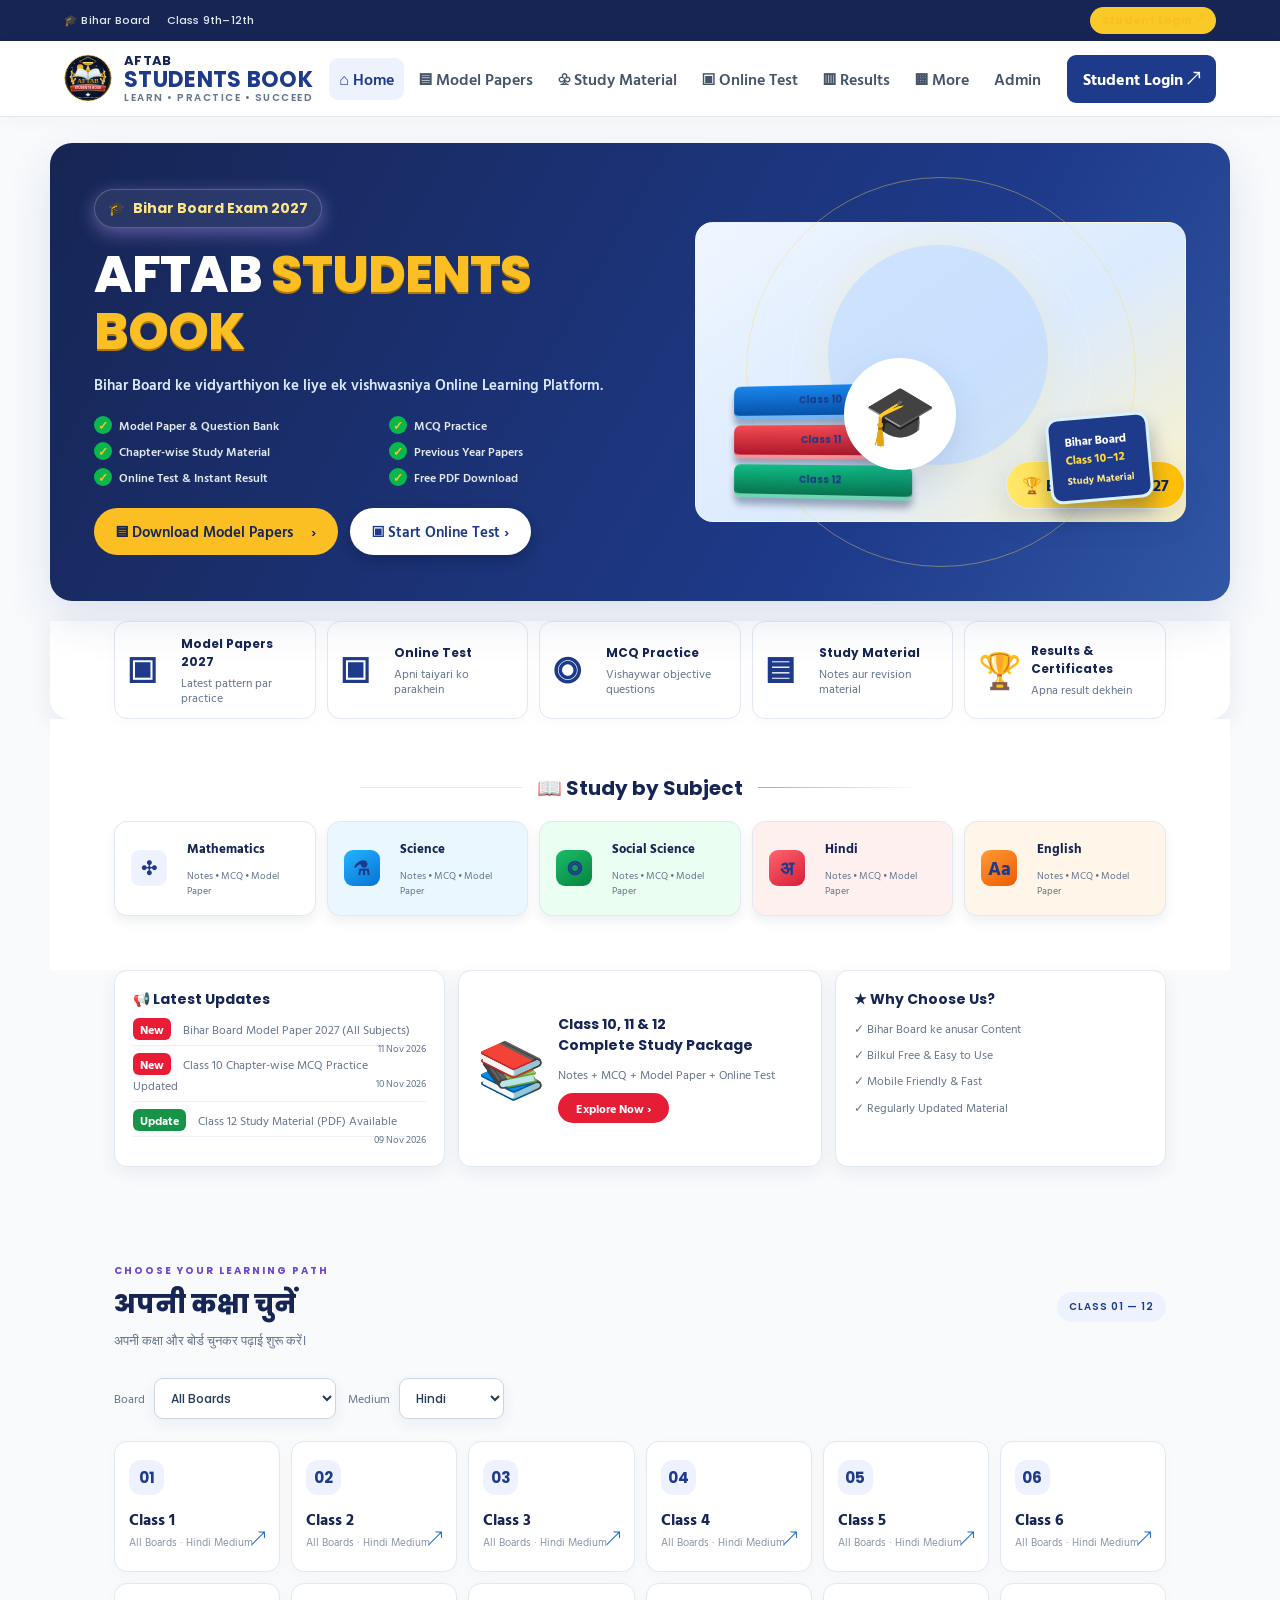
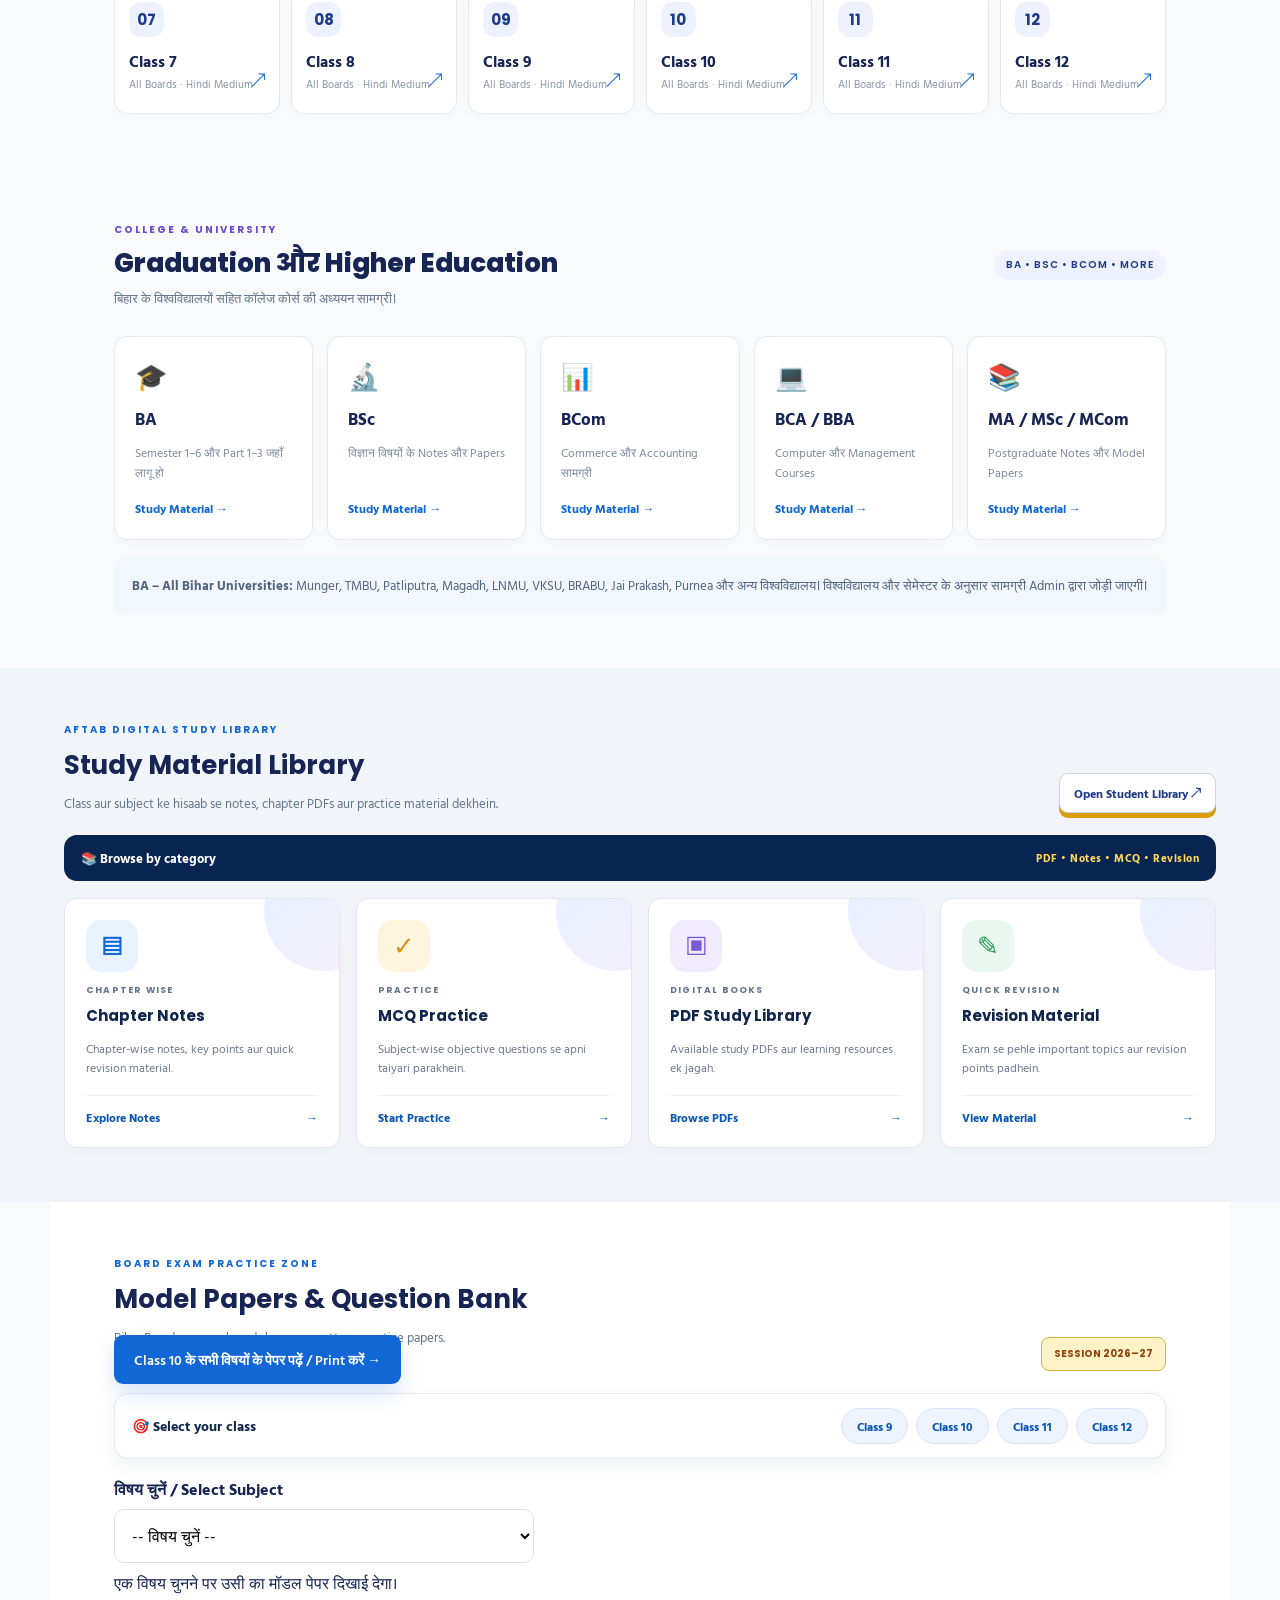
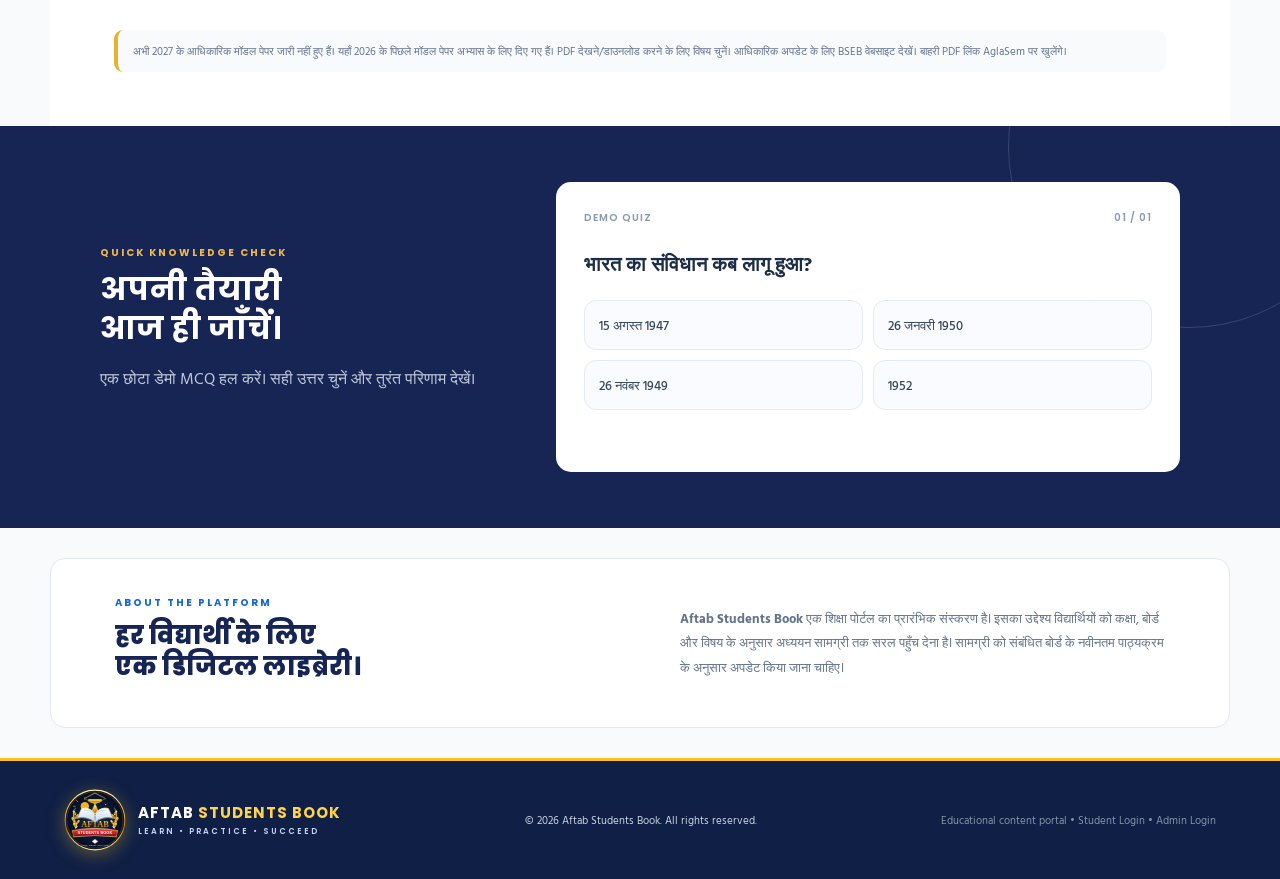
<file: index.html>
<!doctype html>
<html lang="hi">
<head>
<meta charset="utf-8"><meta name="viewport" content="width=device-width,initial-scale=1">
<meta name="description" content="Aftab Students Book - All classes, boards, notes, MCQ tests and model papers.">
<title>Aftab Students Book | Learn. Practice. Succeed.</title>
<link rel="preconnect" href="https://fonts.googleapis.com">
<link href="https://fonts.googleapis.com/css2?family=Hind+Vadodara:wght@400;500;600;700&family=Poppins:wght@400;500;600;700;800&display=swap" rel="stylesheet">
<link rel="stylesheet" href="style.css?v=professional20261124">
</head>
<body>
<div class="announcement-bar"><span>🎓 Bihar Board</span><span>Class 9th–12th</span><span>Model Paper</span><span>Online Test</span><span>Free Study Material</span><span class="today-label">📅 Today: 11 Nov 2026</span><span>☀️ Dark Mode</span><a href="student.html">Student Login ↗</a></div>
<header class="topbar">
  <a class="brand" href="#"><img class="brand-logo" src="assets/aftab-students-book-logo.svg" alt="Aftab Students Book logo"><span>AFTAB <b>STUDENTS BOOK</b><small>LEARN • PRACTICE • SUCCEED</small></span></a>
  <button class="menu-btn" id="menuBtn" aria-label="Open menu">☰</button>
  <nav id="nav"><a class="active" href="#">⌂ Home</a><a href="#model-papers">▤ Model Papers</a><a href="#resources">♧ Study Material</a><a href="#test">▣ Online Test</a><a href="student.html#studentDashboard">▥ Results</a><a href="#degree">▦ More</a><a href="admin.html">Admin</a></nav>
  <a class="nav-cta" href="student.html">Student Login ↗</a>
</header>
<main>
<section class="hero">
 <div class="hero-copy">
  <div class="eyebrow hero-badge"><span>🎓</span> Bihar Board Exam 2027</div>
  <h1>AFTAB <em>STUDENTS BOOK</em></h1>
  <p>Bihar Board ke vidyarthiyon ke liye ek vishwasniya Online Learning Platform.</p><ul class="hero-checks"><li>Model Paper & Question Bank</li><li>MCQ Practice</li><li>Chapter-wise Study Material</li><li>Previous Year Papers</li><li>Online Test & Instant Result</li><li>Free PDF Download</li></ul>
  <div class="hero-actions"><a class="btn primary" href="#classes">▤ Download Model Papers <span>›</span></a><a class="btn light" href="#test">▣ Start Online Test <span>›</span></a></div>
  <div class="hero-meta"><div><b>Class 9–12</b><small>Bihar Board</small></div><div><b>MCQ</b><small>Practice Tests</small></div><div><b>FREE</b><small>Study Material</small></div></div>
 </div>
 <div class="hero-art">
  <div class="orbit orbit-one"></div><div class="orbit orbit-two"></div>
  <div class="hero-student-art"><div class="student-halo"></div><div class="student-avatar">🎓</div><div class="student-book">Bihar Board<br><b>Class 10–12</b><small>Study Material</small></div><div class="hero-books"><div>Class 10</div><div>Class 11</div><div>Class 12</div></div></div>
  <div class="floating-note note-one">🏆 Board Exam 2027</div><div class="floating-note note-two">✓ Behtar taiyari yahin se karein</div>
 </div>
</section>
<section class="quick-feature-grid" aria-label="Learning features"><a class="quick-feature qf-pink" href="#resources"><span>▣</span><b>Model Papers 2027</b><small>Latest pattern par practice</small></a><a class="quick-feature qf-blue" href="#test"><span>▣</span><b>Online Test</b><small>Apni taiyari ko parakhein</small></a><a class="quick-feature qf-purple" href="#test"><span>◎</span><b>MCQ Practice</b><small>Vishaywar objective questions</small></a><a class="quick-feature qf-green" href="#resources"><span>▤</span><b>Study Material</b><small>Notes aur revision material</small></a><a class="quick-feature qf-orange" href="student.html"><span>🏆</span><b>Results & Certificates</b><small>Apna result dekhein</small></a></section>
<section class="subject-showcase"><div class="subject-heading"><span></span><h2>📖 Study by Subject</h2><span></span></div><div class="subject-cards"><a href="#classes" class="subject-card maths"><b>✣</b><strong>Mathematics</strong><small>Notes • MCQ • Model Paper</small></a><a href="#classes" class="subject-card science"><b>⚗</b><strong>Science</strong><small>Notes • MCQ • Model Paper</small></a><a href="#classes" class="subject-card social"><b>◎</b><strong>Social Science</strong><small>Notes • MCQ • Model Paper</small></a><a href="#classes" class="subject-card hindi"><b>अ</b><strong>Hindi</strong><small>Notes • MCQ • Model Paper</small></a><a href="#classes" class="subject-card english"><b>Aa</b><strong>English</strong><small>Notes • MCQ • Model Paper</small></a></div></section>
<section class="stats-ribbon"><div>👥 <b>10,000+</b><small>Students Connected</small></div><div>📄 <b>500+</b><small>Model Papers</small></div><div>▣ <b>1,000+</b><small>Online Tests</small></div><div>▥ <b>95%</b><small>Student Satisfaction</small></div><div>🏆 <b>Top Result</b><small>Board Exam</small></div></section>
<section class="home-lower"><div class="latest-updates"><h2>📢 Latest Updates</h2><p><b>New</b> Bihar Board Model Paper 2027 (All Subjects) <small>11 Nov 2026</small></p><p><b>New</b> Class 10 Chapter-wise MCQ Practice Updated <small>10 Nov 2026</small></p><p><b>Update</b> Class 12 Study Material (PDF) Available <small>09 Nov 2026</small></p></div><div class="study-package"><div class="package-books">📚</div><div><h2>Class 10, 11 & 12<br>Complete Study Package</h2><p>Notes + MCQ + Model Paper + Online Test</p><a href="#classes">Explore Now ›</a></div></div><div class="why-us"><h2>★ Why Choose Us?</h2><p>✓ Bihar Board ke anusar Content</p><p>✓ Bilkul Free & Easy to Use</p><p>✓ Mobile Friendly & Fast</p><p>✓ Regularly Updated Material</p></div></section>
<section class="section" id="classes">
 <div class="section-head"><div><div class="eyebrow">CHOOSE YOUR LEARNING PATH</div><h2>अपनी कक्षा चुनें</h2><p>अपनी कक्षा और बोर्ड चुनकर पढ़ाई शुरू करें।</p></div><span class="section-count">CLASS 01 — 12</span></div>
 <div class="filters">
  <label>Board <select id="boardFilter"><option value="All">All Boards</option><option>Bihar Board</option><option>CBSE Board</option><option>ICSE Board</option><option>Other State Boards</option></select></label>
  <label>Medium <select id="mediumFilter"><option>Hindi</option><option>English</option><option>Both</option></select></label>
 </div>
 <div class="class-grid" id="classGrid"></div>
</section>
<section class="section degree-section" id="degree">
 <div class="section-head"><div><div class="eyebrow">COLLEGE & UNIVERSITY</div><h2>Graduation और Higher Education</h2><p>बिहार के विश्वविद्यालयों सहित कॉलेज कोर्स की अध्ययन सामग्री।</p></div><span class="section-count">BA • BSC • BCOM • MORE</span></div>
 <div class="degree-grid">
  <article class="degree-card"><span>🎓</span><h3>BA</h3><p>Semester 1–6 और Part 1–3 जहाँ लागू हो</p><a href="student.html">Study Material →</a></article>
  <article class="degree-card"><span>🔬</span><h3>BSc</h3><p>विज्ञान विषयों के Notes और Papers</p><a href="student.html">Study Material →</a></article>
  <article class="degree-card"><span>📊</span><h3>BCom</h3><p>Commerce और Accounting सामग्री</p><a href="student.html">Study Material →</a></article>
  <article class="degree-card"><span>💻</span><h3>BCA / BBA</h3><p>Computer और Management Courses</p><a href="student.html">Study Material →</a></article>
  <article class="degree-card"><span>📚</span><h3>MA / MSc / MCom</h3><p>Postgraduate Notes और Model Papers</p><a href="student.html">Study Material →</a></article>
 </div>
 <div class="university-note"><b>BA – All Bihar Universities:</b> Munger, TMBU, Patliputra, Magadh, LNMU, VKSU, BRABU, Jai Prakash, Purnea और अन्य विश्वविद्यालय। विश्वविद्यालय और सेमेस्टर के अनुसार सामग्री Admin द्वारा जोड़ी जाएगी।</div>
</section>

<section class="section resource-section" id="resources">
 <div class="library-heading"><div><div class="eyebrow">AFTAB DIGITAL STUDY LIBRARY</div><h2>Study Material Library</h2><p>Class aur subject ke hisaab se notes, chapter PDFs aur practice material dekhein.</p></div><a class="library-view-all" href="student.html">Open Student Library ↗</a></div>
 <div class="library-toolbar"><span>📚 Browse by category</span><span>PDF • Notes • MCQ • Revision</span></div>
 <div class="resource-grid hybrid-resource-grid">
  <article class="resource-card hybrid-card"><div class="resource-icon blue">▤</div><div class="hybrid-card-tag">CHAPTER WISE</div><h3>Chapter Notes</h3><p>Chapter-wise notes, key points aur quick revision material.</p><a href="student.html">Explore Notes <b>→</b></a></article>
  <article class="resource-card hybrid-card"><div class="resource-icon gold">✓</div><div class="hybrid-card-tag">PRACTICE</div><h3>MCQ Practice</h3><p>Subject-wise objective questions se apni taiyari parakhein.</p><a href="#test">Start Practice <b>→</b></a></article>
  <article class="resource-card hybrid-card"><div class="resource-icon purple">▣</div><div class="hybrid-card-tag">DIGITAL BOOKS</div><h3>PDF Study Library</h3><p>Available study PDFs aur learning resources ek jagah.</p><a href="student.html">Browse PDFs <b>→</b></a></article>
  <article class="resource-card hybrid-card"><div class="resource-icon green">✎</div><div class="hybrid-card-tag">QUICK REVISION</div><h3>Revision Material</h3><p>Exam se pehle important topics aur revision points padhein.</p><a href="student.html">View Material <b>→</b></a></article>
 </div>
</section>
<section class="section model-paper-section" id="model-papers">
 <div class="library-heading"><div><div class="eyebrow">BOARD EXAM PRACTICE ZONE</div><h2>Model Papers & Question Bank</h2><p>Bihar Board aur anya boards ke exam-pattern practice papers.</p><a class="btn primary" href="student.html?board=Bihar%20Board&amp;class_level=Class%2010">Class 10 के सभी विषयों के पेपर पढ़ें / Print करें →</a></div><span class="paper-year">SESSION 2026–27</span></div>
 <div class="paper-filter-row"><span>🎯 Select your class</span><div class="paper-class-pills"><a href="student.html?class_level=Class%209">Class 9</a><a href="student.html?class_level=Class%2010">Class 10</a><a href="student.html?class_level=Class%2011">Class 11</a><a href="student.html?class_level=Class%2012">Class 12</a></div></div>
 <div class="paper-subject-picker" style="margin:18px 0;max-width:420px">
  <label for="modelPaperSubject" style="display:block;font-weight:700;margin-bottom:8px">विषय चुनें / Select Subject</label>
  <select id="modelPaperSubject" style="width:100%;padding:13px;border:1px solid #d7deea;border-radius:10px;background:#fff;font:inherit">
   <option value="">-- विषय चुनें --</option>
   <option value="hindi">हिंदी</option><option value="english">अंग्रेज़ी</option><option value="maths">गणित</option><option value="science">विज्ञान</option><option value="social">सामाजिक विज्ञान</option><option value="urdu">उर्दू</option>
  </select>
  <p id="modelPaperHint" class="muted" style="margin:8px 0 0">एक विषय चुनने पर उसी का मॉडल पेपर दिखाई देगा।</p>
 </div>
 <div class="paper-grid">
  <article data-paper-subject="hindi" class="paper-card paper-blue"><div class="paper-top"><span>📘 SUBJECT 101</span><b>2026 PAPER</b></div><div class="paper-illustration">अ</div><h3>Hindi / हिंदी</h3><p>बिहार बोर्ड मैट्रिक हिंदी मॉडल पेपर 2026।</p><a href="https://hindi.aglasem.com/bihar-board-model-paper-class-10-hindi/" target="_blank" rel="noopener">पेपर देखें / PDF <b>→</b></a></article>
  <article data-paper-subject="english" class="paper-card paper-violet"><div class="paper-top"><span>📗 SUBJECT 113</span><b>2026 PAPER</b></div><div class="paper-illustration">Aa</div><h3>English / अंग्रेज़ी</h3><p>बिहार बोर्ड मैट्रिक अंग्रेज़ी मॉडल पेपर 2026।</p><a href="https://hindi.aglasem.com/bihar-board-model-paper-class-10-english/" target="_blank" rel="noopener">पेपर देखें / PDF <b>→</b></a></article>
  <article data-paper-subject="maths" class="paper-card paper-gold"><div class="paper-top"><span>📐 SUBJECT 110</span><b>2026 PAPER</b></div><div class="paper-illustration">∑</div><h3>Mathematics / गणित</h3><p>बिहार बोर्ड मैट्रिक गणित मॉडल पेपर 2026।</p><a href="https://hindi.aglasem.com/bihar-board-model-paper-class-10-maths/" target="_blank" rel="noopener">पेपर देखें / PDF <b>→</b></a></article>
  <article data-paper-subject="science" class="paper-card paper-blue"><div class="paper-top"><span>🧪 SUBJECT 112</span><b>2026 PAPER</b></div><div class="paper-illustration">⚗</div><h3>Science / विज्ञान</h3><p>बिहार बोर्ड मैट्रिक विज्ञान मॉडल पेपर 2026।</p><a href="https://hindi.aglasem.com/bihar-board-model-paper-class-10-science/" target="_blank" rel="noopener">पेपर देखें / PDF <b>→</b></a></article>
  <article data-paper-subject="social" class="paper-card paper-violet"><div class="paper-top"><span>🌍 SUBJECT 111</span><b>2026 PAPER</b></div><div class="paper-illustration">🌏</div><h3>Social Science / सामाजिक विज्ञान</h3><p>बिहार बोर्ड मैट्रिक सामाजिक विज्ञान मॉडल पेपर 2026।</p><a href="https://hindi.aglasem.com/bihar-board-model-paper-class-10-social-science/" target="_blank" rel="noopener">पेपर देखें / PDF <b>→</b></a></article>
  <article data-paper-subject="urdu" class="paper-card paper-gold"><div class="paper-top"><span>📙 SUBJECT 103</span><b>2026 PAPER</b></div><div class="paper-illustration">اردو</div><h3>Urdu / उर्दू</h3><p>बिहार बोर्ड मैट्रिक उर्दू मॉडल पेपर 2026।</p><a href="https://hindi.aglasem.com/bihar-board-model-paper-class-10-urdu/" target="_blank" rel="noopener">पेपर देखें / PDF <b>→</b></a></article>
 </div>
 <script>
 (function(){
  const picker=document.getElementById('modelPaperSubject');
  const cards=document.querySelectorAll('#model-papers [data-paper-subject]');
  const hint=document.getElementById('modelPaperHint');
  if(!picker)return;
  cards.forEach(card=>card.hidden=true);
  picker.addEventListener('change',function(){
   const chosen=this.value;
   cards.forEach(card=>{card.hidden=!chosen||card.dataset.paperSubject!==chosen;});
   hint.textContent=chosen?'आपका चुना हुआ विषय दिखाया जा रहा है।':'एक विषय चुनने पर उसी का मॉडल पेपर दिखाई देगा।';
  });
 })();
 </script>
 <div class="paper-disclaimer">अभी 2027 के आधिकारिक मॉडल पेपर जारी नहीं हुए हैं। यहाँ 2026 के पिछले मॉडल पेपर अभ्यास के लिए दिए गए हैं। PDF देखने/डाउनलोड करने के लिए विषय चुनें। आधिकारिक अपडेट के लिए <a href="https://biharboardonline.com/" target="_blank" rel="noopener">BSEB वेबसाइट</a> देखें। बाहरी PDF लिंक AglaSem पर खुलेंगे।</div>
</section>
<section class="test-section" id="test">
 <div class="test-copy"><div class="eyebrow">QUICK KNOWLEDGE CHECK</div><h2>अपनी तैयारी<br>आज ही जाँचें।</h2><p>एक छोटा डेमो MCQ हल करें। सही उत्तर चुनें और तुरंत परिणाम देखें।</p></div>
 <div class="quiz-card"><div class="quiz-top"><span>DEMO QUIZ</span><span>01 / 01</span></div><h3>भारत का संविधान कब लागू हुआ?</h3><div class="options" id="options"><button data-answer="1947">15 अगस्त 1947</button><button data-answer="1950">26 जनवरी 1950</button><button data-answer="1949">26 नवंबर 1949</button><button data-answer="1952">1952</button></div><div id="quizResult" class="quiz-result" aria-live="polite"></div></div>
</section>
<section class="about section" id="about"><div><div class="eyebrow">ABOUT THE PLATFORM</div><h2>हर विद्यार्थी के लिए<br>एक डिजिटल लाइब्रेरी।</h2></div><p><b>Aftab Students Book</b> एक शिक्षा पोर्टल का प्रारंभिक संस्करण है। इसका उद्देश्य विद्यार्थियों को कक्षा, बोर्ड और विषय के अनुसार अध्ययन सामग्री तक सरल पहुँच देना है। सामग्री को संबंधित बोर्ड के नवीनतम पाठ्यक्रम के अनुसार अपडेट किया जाना चाहिए।</p></section>
</main>
<footer><a class="brand footer-brand" href="#"><img class="brand-logo" src="assets/aftab-students-book-logo.svg" alt="Aftab Students Book logo"><span>AFTAB <b>STUDENTS BOOK</b><small>LEARN • PRACTICE • SUCCEED</small></span></a><div>© <span id="year"></span> Aftab Students Book. All rights reserved.</div><div class="footer-note">Educational content portal • <a href="student.html">Student Login</a> • <a href="admin.html">Admin Login</a></div></footer>
<script src="script.js"></script>
</body></html>
</file>
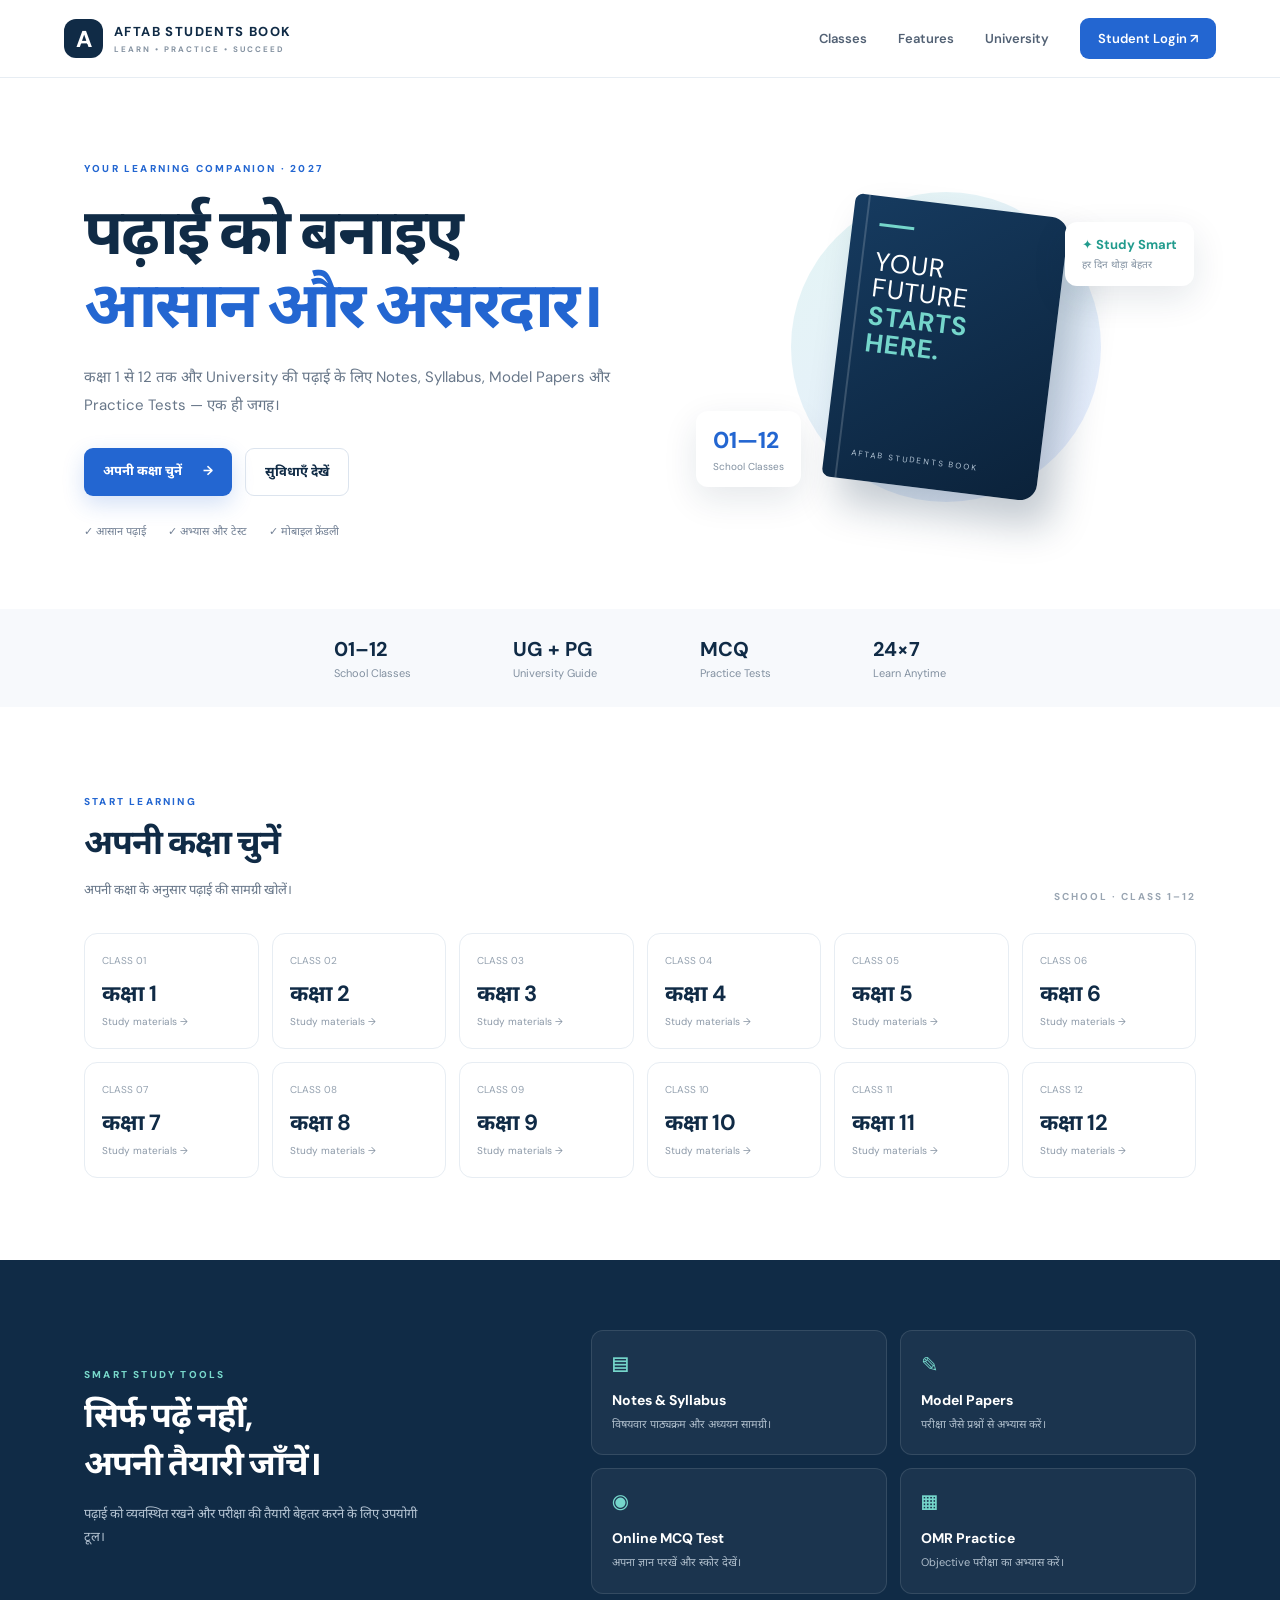
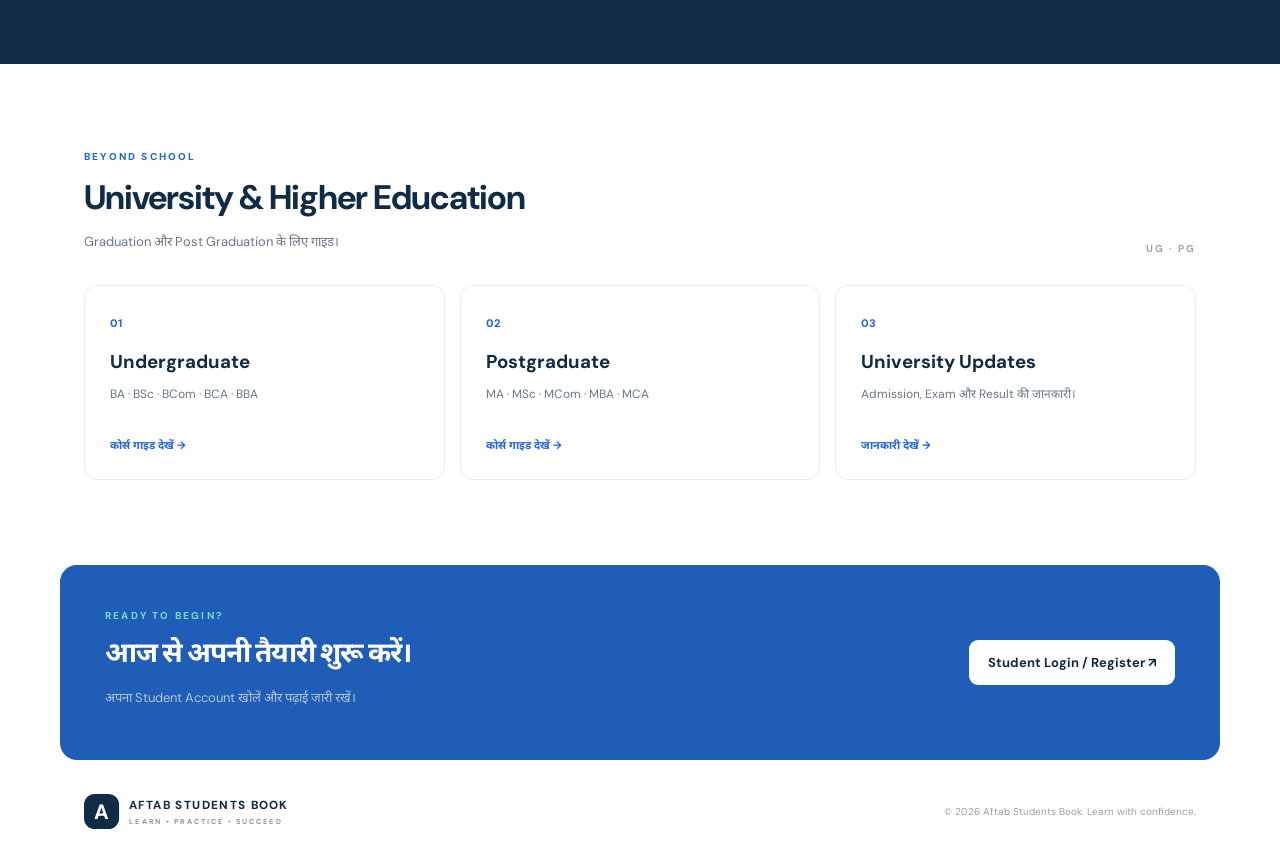
<file: new-design/index.html>
<!doctype html>
<html lang="hi">
<head>
<meta charset="utf-8"><meta name="viewport" content="width=device-width,initial-scale=1">
<meta name="theme-color" content="#102b46"><title>Aftab Students Book | Learn • Practice • Succeed</title>
<link rel="stylesheet" href="style.css">
</head>
<body>
<header class="top"><a class="brand" href="#"><span class="brandmark">A</span><span>AFTAB <b>STUDENTS BOOK</b><small>LEARN • PRACTICE • SUCCEED</small></span></a><button class="menu" id="menu" aria-label="Menu">☰</button><nav id="nav"><a href="#classes">Classes</a><a href="#features">Features</a><a href="#university">University</a><a href="../student.html" class="login">Student Login ↗</a></nav></header>
<main>
<section class="hero"><div class="hero-copy"><span class="eyebrow">YOUR LEARNING COMPANION · 2027</span><h1>पढ़ाई को बनाइए<br><em>आसान और असरदार।</em></h1><p>कक्षा 1 से 12 तक और University की पढ़ाई के लिए Notes, Syllabus, Model Papers और Practice Tests — एक ही जगह।</p><div class="actions"><a class="primary" href="#classes">अपनी कक्षा चुनें <span>→</span></a><a class="secondary" href="#features">सुविधाएँ देखें</a></div><div class="trust"><span>✓ आसान पढ़ाई</span><span>✓ अभ्यास और टेस्ट</span><span>✓ मोबाइल फ्रेंडली</span></div></div><div class="hero-art"><div class="orb"></div><div class="book"><div class="bookline"></div><div class="booktitle">YOUR<br>FUTURE<br><strong>STARTS<br>HERE.</strong></div><div class="bookfoot">AFTAB STUDENTS BOOK</div></div><div class="float-card card-one">✦ <b>Study Smart</b><small>हर दिन थोड़ा बेहतर</small></div><div class="float-card card-two"><b>01—12</b><small>School Classes</small></div></div></section>
<section class="stats"><div><b>01–12</b><span>School Classes</span></div><div><b>UG + PG</b><span>University Guide</span></div><div><b>MCQ</b><span>Practice Tests</span></div><div><b>24×7</b><span>Learn Anytime</span></div></section>
<section class="section" id="classes"><div class="section-head"><div><span class="eyebrow">START LEARNING</span><h2>अपनी कक्षा चुनें</h2><p>अपनी कक्षा के अनुसार पढ़ाई की सामग्री खोलें।</p></div><span class="side-note">SCHOOL · CLASS 1–12</span></div><div class="class-grid" id="classGrid"></div></section>
<section class="feature-band" id="features"><div><span class="eyebrow light">SMART STUDY TOOLS</span><h2>सिर्फ पढ़ें नहीं,<br>अपनी तैयारी जाँचें।</h2><p>पढ़ाई को व्यवस्थित रखने और परीक्षा की तैयारी बेहतर करने के लिए उपयोगी टूल।</p></div><div class="feature-grid"><article><i>▤</i><h3>Notes & Syllabus</h3><p>विषयवार पाठ्यक्रम और अध्ययन सामग्री।</p></article><article><i>✎</i><h3>Model Papers</h3><p>परीक्षा जैसे प्रश्नों से अभ्यास करें।</p></article><article><i>◉</i><h3>Online MCQ Test</h3><p>अपना ज्ञान परखें और स्कोर देखें।</p></article><article><i>▦</i><h3>OMR Practice</h3><p>Objective परीक्षा का अभ्यास करें।</p></article></div></section>
<section class="section university" id="university"><div class="section-head"><div><span class="eyebrow">BEYOND SCHOOL</span><h2>University & Higher Education</h2><p>Graduation और Post Graduation के लिए गाइड।</p></div><span class="side-note">UG · PG</span></div><div class="uni-grid"><article><span>01</span><h3>Undergraduate</h3><p>BA · BSc · BCom · BCA · BBA</p><a href="#university">कोर्स गाइड देखें →</a></article><article><span>02</span><h3>Postgraduate</h3><p>MA · MSc · MCom · MBA · MCA</p><a href="#university">कोर्स गाइड देखें →</a></article><article><span>03</span><h3>University Updates</h3><p>Admission, Exam और Result की जानकारी।</p><a href="#university">जानकारी देखें →</a></article></div></section>
<section class="cta"><div><span class="eyebrow light">READY TO BEGIN?</span><h2>आज से अपनी तैयारी शुरू करें।</h2><p>अपना Student Account खोलें और पढ़ाई जारी रखें।</p></div><a href="../student.html">Student Login / Register ↗</a></section>
</main><footer><a class="brand footbrand" href="#"><span class="brandmark">A</span><span>AFTAB <b>STUDENTS BOOK</b><small>LEARN • PRACTICE • SUCCEED</small></span></a><span>© 2026 Aftab Students Book. Learn with confidence.</span></footer>
<script src="app.js"></script></body></html>
</file>
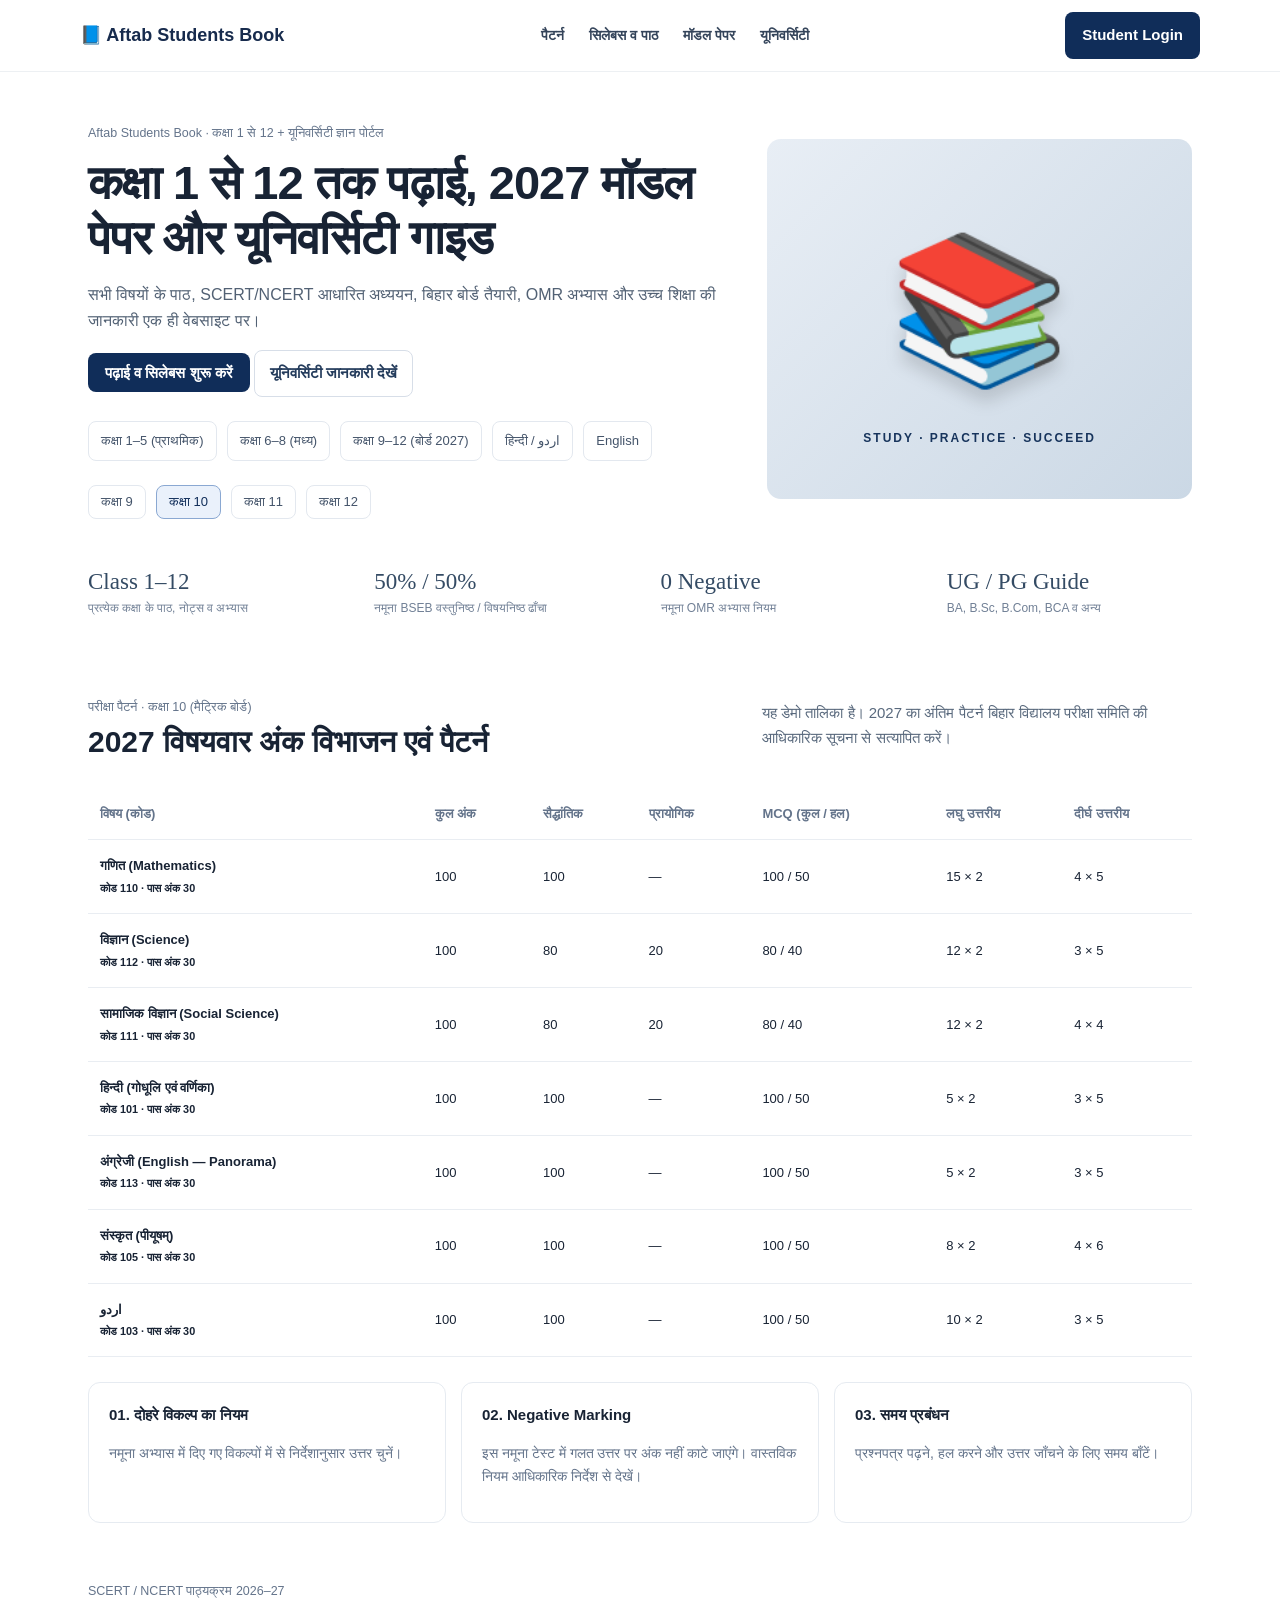
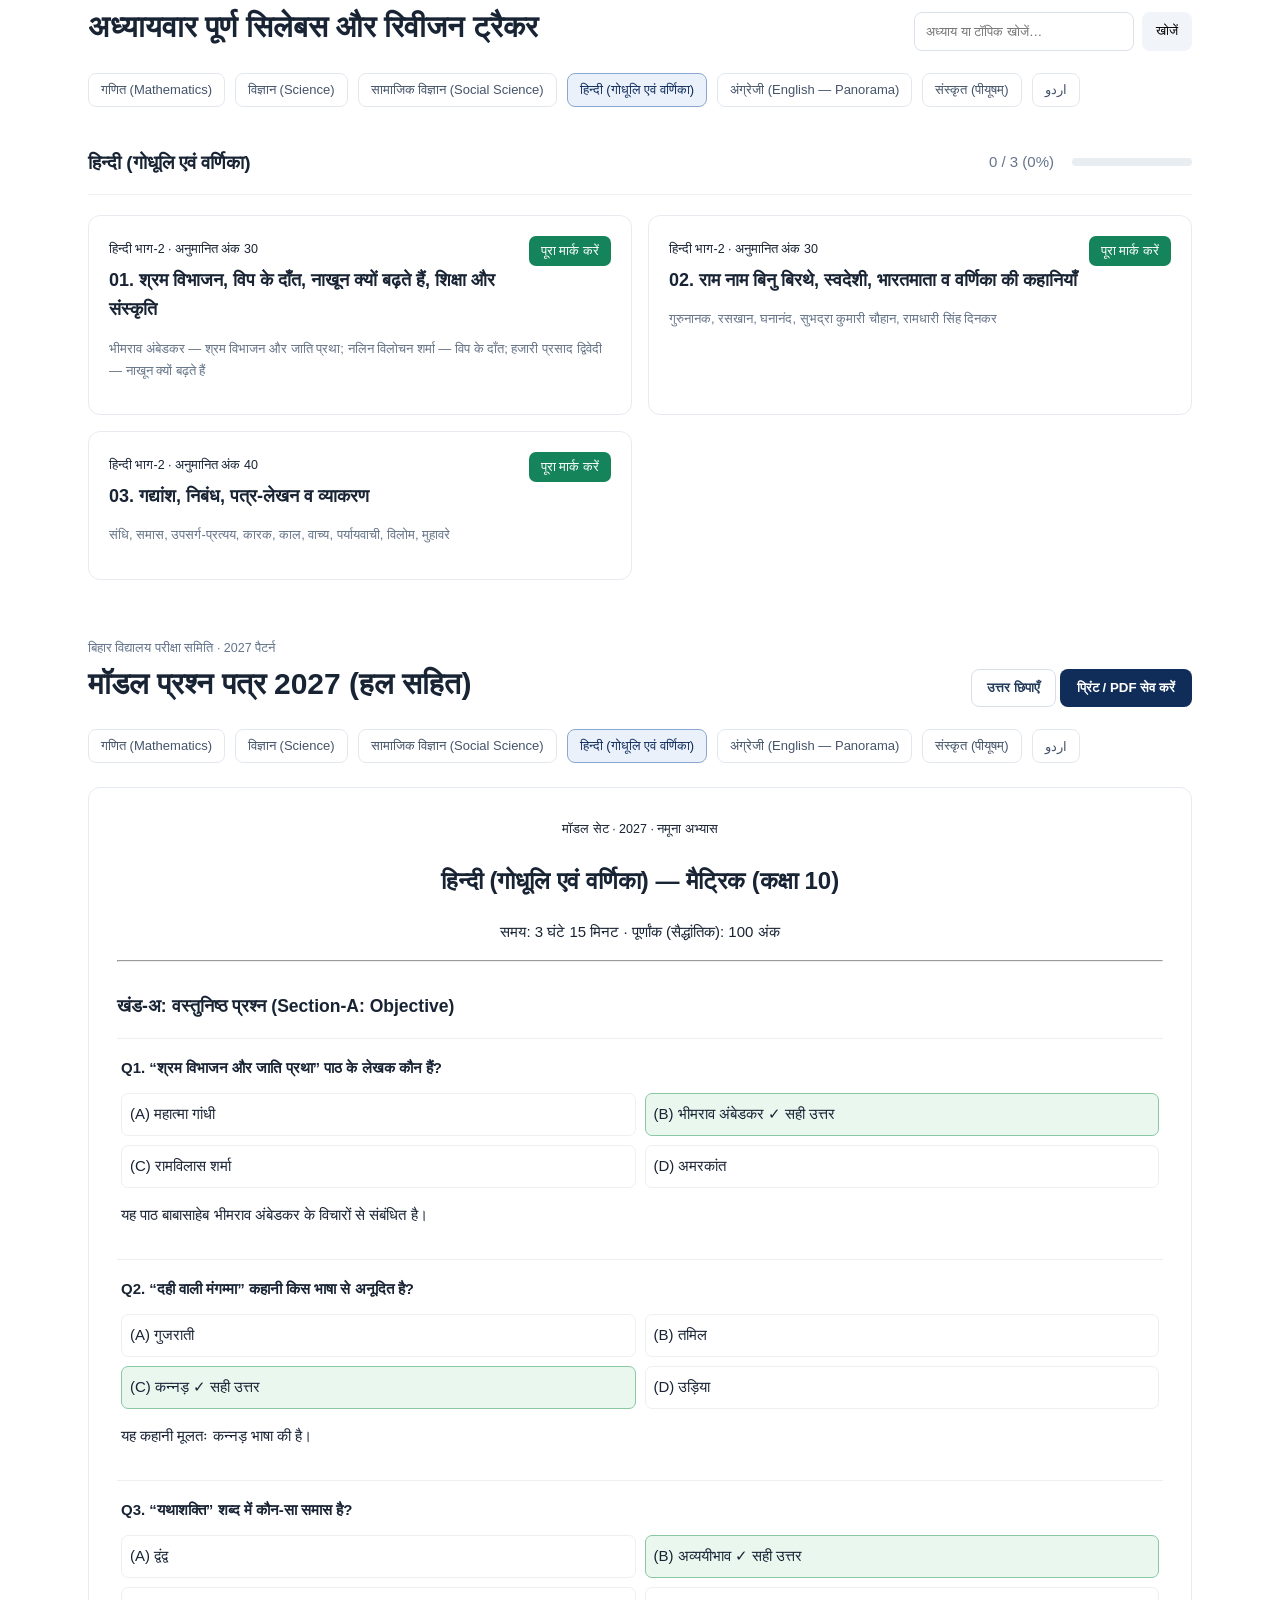
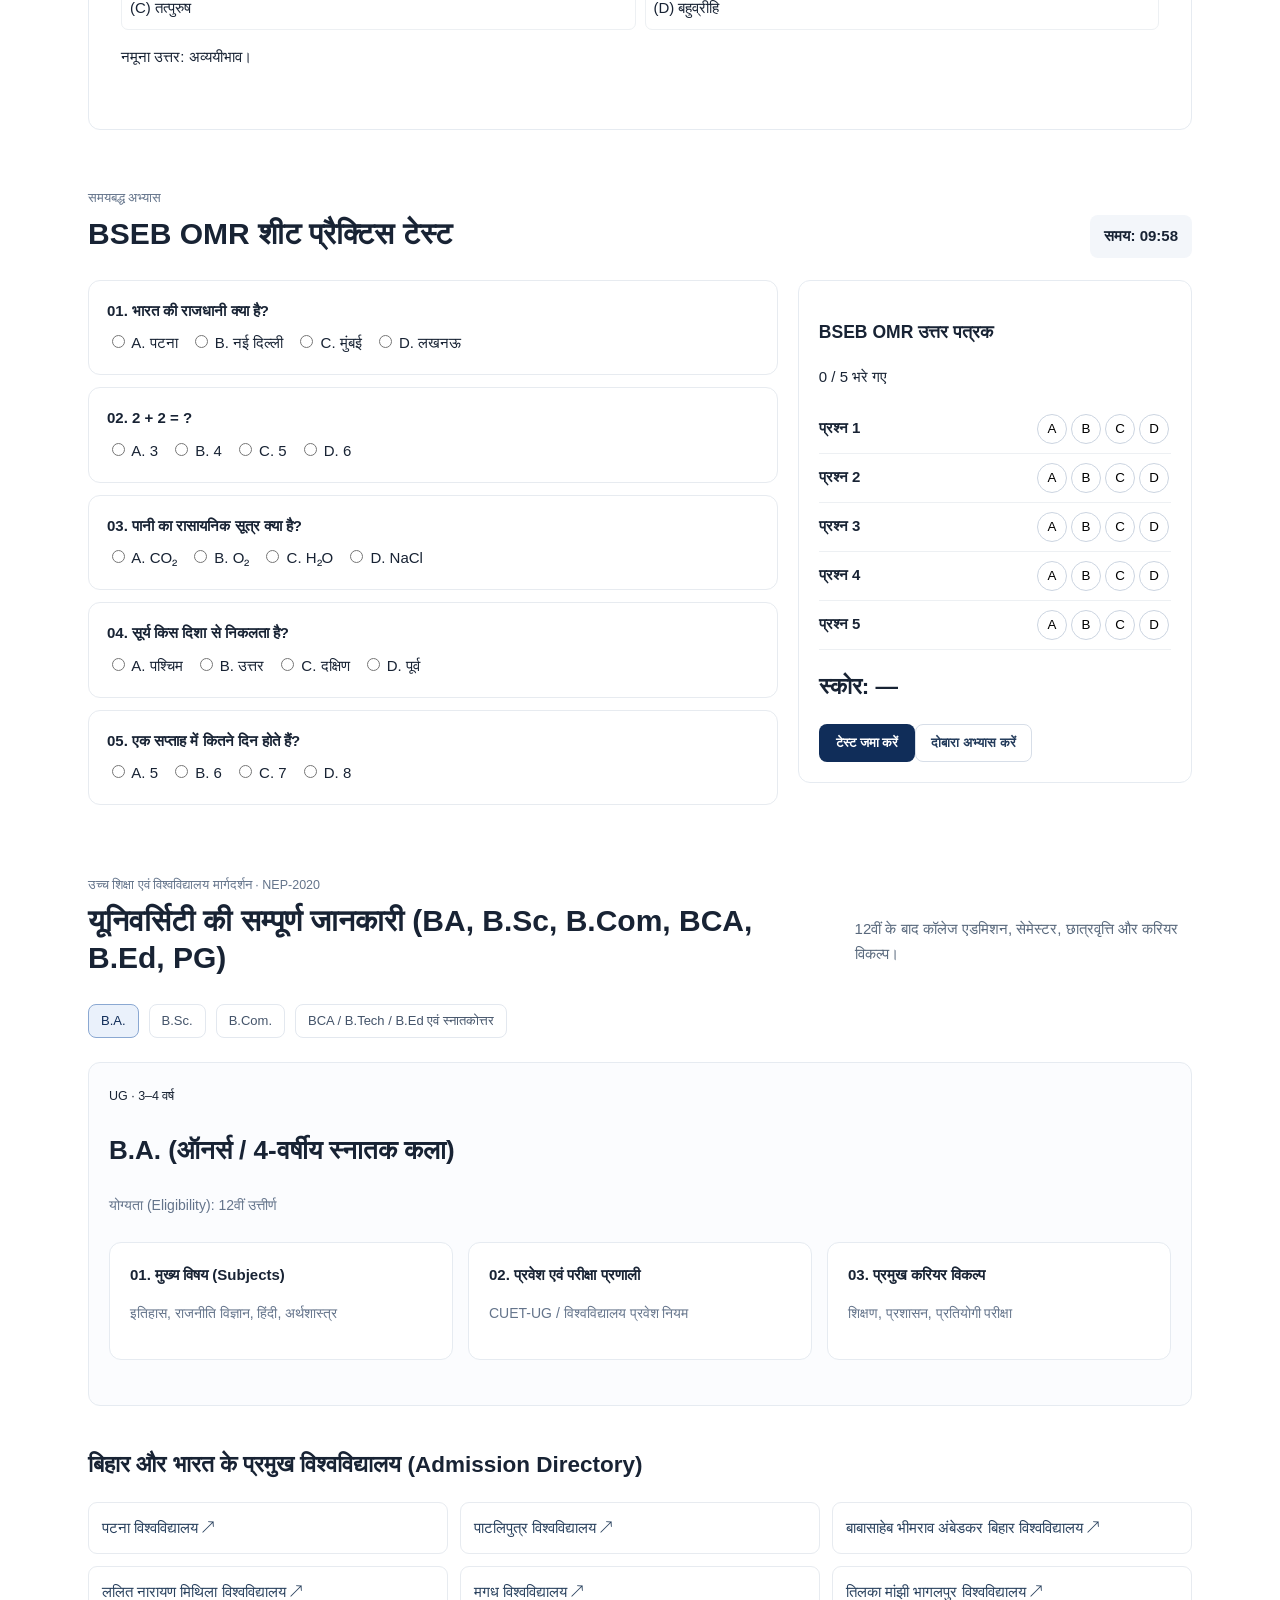
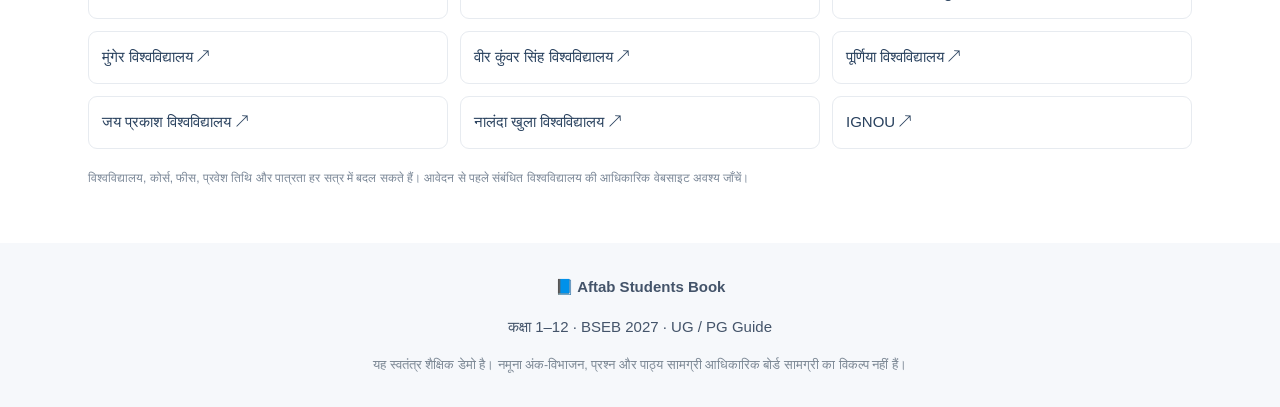
<file: preview/index.html>
<!doctype html>
<html lang="hi"><head><meta charset="utf-8"><meta name="viewport" content="width=device-width,initial-scale=1"><title>Aftab Students Book | BSEB 2027</title><link rel="stylesheet" href="style.css"></head>
<body><header><a class="brand" href="#home">📘 Aftab Students Book</a><nav><a href="#pattern">पैटर्न</a><a href="#syllabus">सिलेबस व पाठ</a><a href="#papers">मॉडल पेपर</a><a href="#university">यूनिवर्सिटी</a></nav><a class="login" href="../student.html">Student Login</a></header>
<main id="home">
<section class="hero"><div><small>Aftab Students Book · कक्षा 1 से 12 + यूनिवर्सिटी ज्ञान पोर्टल</small><h1>कक्षा 1 से 12 तक पढ़ाई, 2027 मॉडल पेपर और यूनिवर्सिटी गाइड</h1><p>सभी विषयों के पाठ, SCERT/NCERT आधारित अध्ययन, बिहार बोर्ड तैयारी, OMR अभ्यास और उच्च शिक्षा की जानकारी एक ही वेबसाइट पर।</p><a class="primary" href="#syllabus">पढ़ाई व सिलेबस शुरू करें</a> <a class="outline" href="#university">यूनिवर्सिटी जानकारी देखें</a><div class="quick"><span>कक्षा 1–5 (प्राथमिक)</span><span>कक्षा 6–8 (मध्य)</span><span>कक्षा 9–12 (बोर्ड 2027)</span><span>हिन्दी / اردو</span><span>English</span></div><div class="classes" id="classChips"></div></div><div class="heroimage"><div class="book">📚</div><strong>STUDY · PRACTICE · SUCCEED</strong></div></section>
<section class="stats"><div><b>Class 1–12</b><span>प्रत्येक कक्षा के पाठ, नोट्स व अभ्यास</span></div><div><b>50% / 50%</b><span>नमूना BSEB वस्तुनिष्ठ / विषयनिष्ठ ढाँचा</span></div><div><b>0 Negative</b><span>नमूना OMR अभ्यास नियम</span></div><div><b>UG / PG Guide</b><span>BA, B.Sc, B.Com, BCA व अन्य</span></div></section>
<section id="pattern" class="section"><div class="sectionhead"><div><small>परीक्षा पैटर्न · कक्षा 10 (मैट्रिक बोर्ड)</small><h2>2027 विषयवार अंक विभाजन एवं पैटर्न</h2></div><p>यह डेमो तालिका है। 2027 का अंतिम पैटर्न बिहार विद्यालय परीक्षा समिति की आधिकारिक सूचना से सत्यापित करें।</p></div><div class="tablewrap"><table><thead><tr><th>विषय (कोड)</th><th>कुल अंक</th><th>सैद्धांतिक</th><th>प्रायोगिक</th><th>MCQ (कुल / हल)</th><th>लघु उत्तरीय</th><th>दीर्घ उत्तरीय</th></tr></thead><tbody id="patternRows"></tbody></table></div><div class="three"><article><b>01. दोहरे विकल्प का नियम</b><p>नमूना अभ्यास में दिए गए विकल्पों में से निर्देशानुसार उत्तर चुनें।</p></article><article><b>02. Negative Marking</b><p>इस नमूना टेस्ट में गलत उत्तर पर अंक नहीं काटे जाएंगे। वास्तविक नियम आधिकारिक निर्देश से देखें।</p></article><article><b>03. समय प्रबंधन</b><p>प्रश्नपत्र पढ़ने, हल करने और उत्तर जाँचने के लिए समय बाँटें।</p></article></div></section>
<section id="syllabus" class="section"><div class="sectionhead"><div><small>SCERT / NCERT पाठ्यक्रम 2026–27</small><h2>अध्यायवार पूर्ण सिलेबस और रिवीजन ट्रैकर</h2></div><div class="search"><input id="search" placeholder="अध्याय या टॉपिक खोजें…"><button id="searchBtn">खोजें</button></div></div><div class="tabs" id="subjectTabs"></div><div class="progressline"><b id="subjectTitle">हिन्दी (गोधूलि एवं वर्णिका)</b><span id="progressText">0 / 3 (0%)</span><div class="bar"><i id="progressBar"></i></div></div><div class="chaptergrid" id="chapters"></div></section>
<section id="papers" class="section"><div class="sectionhead"><div><small>बिहार विद्यालय परीक्षा समिति · 2027 पैटर्न</small><h2>मॉडल प्रश्न पत्र 2027 (हल सहित)</h2></div><div><button class="outline" id="toggleAnswers">उत्तर छिपाएँ</button> <button class="primary" onclick="window.print()">प्रिंट / PDF सेव करें</button></div></div><div class="tabs" id="paperTabs"></div><div class="paper"><small>मॉडल सेट · 2027 · नमूना अभ्यास</small><h2 id="paperTitle">हिन्दी (गोधूलि एवं वर्णिका) — मैट्रिक (कक्षा 10)</h2><p>समय: 3 घंटे 15 मिनट · पूर्णांक (सैद्धांतिक): 100 अंक</p><hr><h3>खंड-अ: वस्तुनिष्ठ प्रश्न (Section-A: Objective)</h3><div id="questions"></div></div></section>
<section id="omr" class="section"><div class="sectionhead"><div><small>समयबद्ध अभ्यास</small><h2>BSEB OMR शीट प्रैक्टिस टेस्ट</h2></div><div class="timer" id="timer">समय: 10:00</div></div><div class="omrgrid"><div id="quiz"></div><aside class="answerbox"><h3>BSEB OMR उत्तर पत्रक</h3><p id="answered">0 / 5 भरे गए</p><div id="answerGrid"></div><h2 id="score">स्कोर: —</h2><button class="primary" id="submitQuiz">टेस्ट जमा करें</button><button class="outline" id="resetQuiz">दोबारा अभ्यास करें</button></aside></div></section>
<section id="university" class="section"><div class="sectionhead"><div><small>उच्च शिक्षा एवं विश्वविद्यालय मार्गदर्शन · NEP-2020</small><h2>यूनिवर्सिटी की सम्पूर्ण जानकारी (BA, B.Sc, B.Com, BCA, B.Ed, PG)</h2></div><p>12वीं के बाद कॉलेज एडमिशन, सेमेस्टर, छात्रवृत्ति और करियर विकल्प।</p></div><div class="tabs" id="courseTabs"></div><div class="coursebox"><small id="courseMeta">UG · 3–4 वर्ष</small><h2 id="courseTitle">B.A. (ऑनर्स / 4-वर्षीय स्नातक कला)</h2><p id="courseDesc">योग्यता, विषय, प्रवेश प्रक्रिया, सेमेस्टर एवं करियर की जानकारी।</p><div class="three" id="courseDetails"></div></div><h2>बिहार और भारत के प्रमुख विश्वविद्यालय (Admission Directory)</h2><div class="directory" id="universities"></div><p class="note">विश्वविद्यालय, कोर्स, फीस, प्रवेश तिथि और पात्रता हर सत्र में बदल सकते हैं। आवेदन से पहले संबंधित विश्वविद्यालय की आधिकारिक वेबसाइट अवश्य जाँचें।</p></section>
</main><footer><b>📘 Aftab Students Book</b><p>कक्षा 1–12 · BSEB 2027 · UG / PG Guide</p><small>यह स्वतंत्र शैक्षिक डेमो है। नमूना अंक-विभाजन, प्रश्न और पाठ्य सामग्री आधिकारिक बोर्ड सामग्री का विकल्प नहीं हैं।</small></footer><script src="app.js"></script></body></html>
</file>
<file: style.css>
*{box-sizing:border-box}html{scroll-behavior:smooth}body{margin:0;color:#17243b;background:#fff;font-family:'Hind Vadodara',sans-serif}a{text-decoration:none;color:inherit}.topbar{height:82px;padding:0 max(calc((100% - 1180px)/2),5%);display:flex;align-items:center;justify-content:space-between;border-bottom:1px solid #edf0f5;background:#fff;position:sticky;top:0;z-index:10}.brand{display:flex;align-items:center;gap:11px;font-family:Poppins,sans-serif;font-size:14px;font-weight:700;letter-spacing:1px}.brand-mark{width:42px;height:42px;border-radius:13px;background:#1267d6;color:#fff;display:grid;place-items:center;font-size:25px;font-weight:800;box-shadow:0 8px 18px #1267d633}.brand b{color:#1267d6}.brand small{display:block;font-size:8px;letter-spacing:2px;color:#8490a4;font-weight:600;margin-top:2px}nav{display:flex;gap:30px;font-size:14px;color:#59667a}nav a:hover{color:#1267d6}.nav-cta{background:#1267d6;color:#fff;padding:12px 19px;border-radius:9px;font-size:13px;font-weight:600}.menu-btn{display:none;background:none;border:0;font-size:25px}.hero{max-width:1180px;margin:auto;min-height:540px;padding:78px 5% 60px;display:grid;grid-template-columns:1.1fr .9fr;align-items:center;gap:40px}.eyebrow{font-family:Poppins,sans-serif;font-size:10px;letter-spacing:2px;color:#1267d6;font-weight:700}.eyebrow span{display:inline-block;width:7px;height:7px;background:#efb443;border-radius:50%;margin-right:8px}.hero h1{font-size:54px;line-height:1.18;margin:20px 0;color:#15233a;font-weight:700}.hero h1 em{font-style:normal;color:#1267d6}.hero-copy>p{font-size:17px;line-height:1.9;color:#66748a;max-width:570px}.hero-actions{display:flex;gap:12px;margin-top:28px}.btn{padding:14px 20px;border-radius:9px;font-size:14px;font-weight:600}.primary{background:#1267d6;color:white;box-shadow:0 10px 20px #1267d629}.primary span{margin-left:14px}.light{background:#eff5fd;color:#2462a8}.hero-meta{display:flex;gap:38px;margin-top:43px}.hero-meta b{display:block;font:700 22px Poppins;color:#182a45}.hero-meta small{color:#8792a4;font-size:11px}.hero-art{height:360px;border-radius:30px;background:linear-gradient(140deg,#e9f3ff,#f7faff 55%,#fff4db);position:relative;display:grid;place-items:center;overflow:hidden}.orbit{position:absolute;border:1px solid #b7d3f5;border-radius:50%;width:300px;height:300px}.orbit-two{width:390px;height:390px;border-color:#e6d5ad}.book-stack{position:relative;width:250px;height:220px;transform:rotate(-7deg)}.book{position:absolute;width:200px;height:135px;border-radius:9px 17px 17px 9px;box-shadow:0 16px 24px #233c5b30;padding:25px;color:#fff;font:700 19px Poppins;letter-spacing:2px;line-height:1.5;border-left:8px solid #ffffff55}.book small{font-size:11px;letter-spacing:4px}.book-a{background:#1267d6;left:28px;top:4px;transform:rotate(10deg)}.book-b{background:#e6a72f;left:5px;top:53px;transform:rotate(-2deg)}.book-c{background:#182b49;left:42px;top:104px;transform:rotate(8deg)}.floating-note{position:absolute;background:white;padding:11px 15px;border-radius:10px;box-shadow:0 8px 25px #20395718;font-size:12px;font-weight:600}.note-one{top:38px;right:18px}.note-two{bottom:38px;left:18px}.trust-strip{background:#f6f9fd;display:flex;justify-content:center;gap:75px;padding:21px;color:#50617a;font-size:14px;font-weight:600}.section{max-width:1180px;margin:auto;padding:85px 5%}.section-head{display:flex;justify-content:space-between;align-items:end;margin-bottom:28px}.section h2,.test-section h2,.about h2{font-size:34px;line-height:1.25;margin:9px 0;color:#172943}.section-head p{margin:0;color:#7b8798}.section-count{font:600 10px Poppins;letter-spacing:1px;color:#a2adbb}.filters{display:flex;gap:12px;margin-bottom:22px}.filters label{font-size:12px;color:#65738a;display:flex;align-items:center;gap:9px}.filters select{border:1px solid #e2e8f0;background:#fff;padding:10px 28px 10px 12px;border-radius:8px;color:#253a57;font:500 12px Poppins}.class-grid{display:grid;grid-template-columns:repeat(6,1fr);gap:13px}.class-card{border:1px solid #e8edf4;border-radius:13px;padding:18px 14px;background:white;transition:.2s;cursor:pointer}.class-card:hover{border-color:#8ab8f0;transform:translateY(-3px);box-shadow:0 10px 24px #18395d0d}.class-num{width:35px;height:35px;background:#edf5ff;color:#1267d6;border-radius:10px;display:grid;place-items:center;font:700 15px Poppins}.class-card h3{margin:12px 0 3px;font-size:16px}.class-card p{margin:0;color:#8994a5;font-size:11px}.class-card .arrow{float:right;color:#1267d6;font-size:18px;margin-top:-24px}.resource-section{background:#f8fafd;max-width:none;padding-left:max(calc((100% - 1180px)/2),5%);padding-right:max(calc((100% - 1180px)/2),5%)}.resource-grid{display:grid;grid-template-columns:repeat(4,1fr);gap:17px}.resource-card{background:white;padding:25px;border:1px solid #edf0f5;border-radius:15px}.resource-icon{width:43px;height:43px;border-radius:12px;display:grid;place-items:center;font-size:22px}.blue{background:#e9f3ff;color:#1267d6}.gold{background:#fff5df;color:#d99415}.purple{background:#f1edff;color:#7a5bd1}.green{background:#e8f8ef;color:#24965a}.resource-card h3{margin:17px 0 5px;font-size:17px}.resource-card p{color:#78869a;font-size:13px;line-height:1.7;min-height:43px}.resource-card a{color:#1267d6;font-size:12px;font-weight:700}.test-section{background:#122744;color:white;padding:70px max(calc((100% - 1080px)/2),5%);display:grid;grid-template-columns:.8fr 1.2fr;gap:70px;align-items:center}.test-section .eyebrow{color:#f2b944}.test-section h2{color:white;font-size:38px}.test-copy p{color:#c0cada;line-height:1.8}.quiz-card{background:#fff;color:#1d2d45;padding:28px;border-radius:17px;box-shadow:0 20px 40px #07172b55}.quiz-top{display:flex;justify-content:space-between;color:#8c99aa;font:600 10px Poppins;letter-spacing:1px}.quiz-card h3{font-size:20px;margin:22px 0}.options{display:grid;grid-template-columns:1fr 1fr;gap:10px}.options button{padding:13px;text-align:left;border:1px solid #e4eaf2;background:#f9fbfe;border-radius:9px;color:#34445b;font:500 13px 'Hind Vadodara';cursor:pointer}.options button:hover{border-color:#1267d6;background:#f0f6ff}.options button.correct{background:#e9f8ef;border-color:#45b879;color:#187344}.options button.wrong{background:#fff0ef;border-color:#e28b84;color:#a63c35}.quiz-result{font-size:13px;font-weight:600;margin-top:14px;min-height:20px}.about{display:grid;grid-template-columns:1fr 1fr;gap:80px;align-items:center}.about>p{color:#6d7b90;line-height:2;font-size:15px}footer{background:#0c1c32;color:#bdc9d9;padding:35px 5%;display:flex;align-items:center;justify-content:space-between;gap:20px;font-size:11px}.footer-brand{color:white}.footer-note{color:#8594a9}.empty{grid-column:1/-1;padding:25px;text-align:center;color:#7b8798;background:#f8fafd;border-radius:12px}
@media(max-width:850px){nav{gap:14px}.hero{grid-template-columns:1fr;padding-top:55px}.hero-art{height:310px}.class-grid{grid-template-columns:repeat(4,1fr)}.trust-strip{gap:22px;flex-wrap:wrap}.resource-grid{grid-template-columns:repeat(2,1fr)}.test-section{gap:30px}.about{gap:30px}}
@media(max-width:600px){.topbar{height:68px;padding:0 5%}.menu-btn{display:block;margin-left:auto;margin-right:14px}nav{display:none;position:absolute;top:68px;left:0;right:0;background:white;padding:18px 6%;box-shadow:0 12px 18px #1b35551a;flex-direction:column}nav.open{display:flex}.nav-cta{padding:10px 12px;font-size:11px}.brand{font-size:11px}.brand-mark{width:36px;height:36px}.hero{padding-top:42px;gap:28px}.hero h1{font-size:39px}.hero-copy>p{font-size:15px}.hero-meta{gap:24px}.hero-art{height:270px}.section{padding-top:60px;padding-bottom:60px}.section-head{align-items:start}.section h2,.about h2{font-size:28px}.section-count{display:none}.filters{flex-wrap:wrap}.class-grid{grid-template-columns:repeat(2,1fr);gap:10px}.class-card{padding:14px}.resource-grid{grid-template-columns:1fr}.resource-card p{min-height:0}.test-section{grid-template-columns:1fr;padding-top:55px;padding-bottom:55px;gap:20px}.test-section h2{font-size:32px}.options{grid-template-columns:1fr}.about{grid-template-columns:1fr;gap:5px}.about>p{font-size:14px}footer{flex-direction:column;align-items:flex-start}.footer-note{line-height:1.7}}

.degree-section{padding-top:65px}.degree-grid{display:grid;grid-template-columns:repeat(5,1fr);gap:14px}.degree-card{border:1px solid #e7edf5;border-radius:14px;padding:20px;background:#fff}.degree-card>span{font-size:26px}.degree-card h3{margin:10px 0 4px;font-size:17px}.degree-card p{font-size:12px;color:#7c899b;line-height:1.65;min-height:40px}.degree-card a{font-size:12px;color:#1267d6;font-weight:700}.university-note{margin-top:18px;padding:16px 18px;border-radius:10px;background:#f2f7ff;color:#52647d;font-size:13px;line-height:1.8}@media(max-width:850px){.degree-grid{grid-template-columns:repeat(3,1fr)}}@media(max-width:600px){.degree-grid{grid-template-columns:repeat(2,1fr)}.degree-card{padding:15px}.university-note{font-size:12px}}

/* Aftab Students Book premium emblem */
.brand-logo{width:58px;height:58px;object-fit:contain;display:block;flex:0 0 auto;border-radius:50%;filter:drop-shadow(0 4px 9px #b8862033)}.footer-brand .brand-logo{width:62px;height:62px}.brand{gap:12px}.topbar .brand{min-width:0}@media(max-width:600px){.brand-logo{width:46px;height:46px}.footer-brand .brand-logo{width:54px;height:54px}}


/* 2026 trending education redesign — presentation-only layer; app logic untouched */
:root{--navy:#071d43;--blue:#1768d5;--gold:#ffc928;--ink:#0d1b43}
body{background:#f7f9ff;color:var(--ink);font-family:'Hind Vadodara',sans-serif}
.announcement-bar{height:34px;padding:0 max(calc((100% - 1240px)/2),4%);display:flex;align-items:center;justify-content:center;gap:24px;background:linear-gradient(90deg,#0756a7,#142b75,#071d43);color:#fff;font:500 11px Poppins,sans-serif;letter-spacing:.2px}
.announcement-bar a{margin-left:auto;color:#ffe17a;font-weight:700}
.topbar{height:78px;max-width:none;padding:0 max(calc((100% - 1240px)/2),4%);background:rgba(7,29,67,.97);border:0;box-shadow:0 8px 28px #071d4324;color:#fff}
.brand{color:#fff;font-size:15px}.brand b{color:#ffd34c}.brand small{color:#c7d6f4}
.brand-logo{width:60px;height:60px;filter:drop-shadow(0 4px 9px #ffc92855)}
nav{color:#e6edff;gap:22px;font-weight:600}nav a:hover{color:#ffd34c}
.nav-cta{background:linear-gradient(135deg,#ffe16a,#ffb900);color:#101d3a;border-radius:13px;box-shadow:0 5px 15px #ffca3a40}
.menu-btn{color:white}
.hero{max-width:1240px;min-height:490px;padding:55px 4% 48px;grid-template-columns:1.12fr .88fr;gap:30px;position:relative;isolation:isolate}
.hero:before{content:"";position:absolute;inset:18px 0 12px;z-index:-1;border-radius:30px;background:radial-gradient(circle at 80% 20%,#ffd96c 0,transparent 27%),linear-gradient(120deg,#091f50 0%,#173f91 58%,#7652d5 100%);box-shadow:0 22px 55px #163c7b30}
.hero-copy{padding:26px 18px;color:#fff}.hero .eyebrow{color:#ffe078}.hero-badge{display:inline-flex;align-items:center;padding:9px 15px;border-radius:30px;background:#ffffff20;border:1px solid #ffffff55;color:#fff!important;letter-spacing:1px}
.hero h1{font:800 clamp(34px,4vw,55px)/1.12 Poppins,sans-serif;color:#fff;margin:20px 0 12px;letter-spacing:-1.5px}
.hero h1 em{color:#ffd23e;font-style:normal}.hero-tagline{font-size:.62em;color:#e8efff;letter-spacing:0}
.hero-copy>p{color:#e5edff;font-size:16px;line-height:1.8;max-width:620px}
.hero .primary{background:linear-gradient(135deg,#ffe46d,#ffbd19);color:#101d3a;box-shadow:0 10px 24px #0003}
.hero .light{background:#fff;color:#142b55}
.hero-meta{gap:32px}.hero-meta b{color:#ffe078;font-size:19px}.hero-meta small{color:#dce7ff}
.hero-art{height:360px;background:radial-gradient(circle at 50% 35%,#fff 0,#e5efff 42%,#b6cafa 100%);border:5px solid #ffffff55;box-shadow:0 18px 40px #061b4338}
.orbit{border-color:#6e9fe7}.orbit-two{border-color:#e4b53f}
.book{box-shadow:0 18px 25px #152c5355}.book-a{background:linear-gradient(120deg,#287be4,#073b8e)}.book-b{background:linear-gradient(120deg,#f6c84a,#d57d12)}.book-c{background:linear-gradient(120deg,#7956d9,#39217e)}
.floating-note{border:1px solid #e4ebf7;box-shadow:0 10px 30px #19365b25}
.quick-feature-grid{max-width:1200px;margin:0 auto;padding:0 4%;display:grid;grid-template-columns:repeat(5,1fr);gap:12px}
.quick-feature{min-height:112px;border-radius:18px;padding:17px;display:grid;grid-template-columns:42px 1fr;column-gap:10px;align-content:center;border:1px solid transparent;box-shadow:0 10px 25px #102a5010;transition:.2s}
.quick-feature:hover{transform:translateY(-4px);box-shadow:0 15px 28px #102a5020}
.quick-feature span{grid-row:span 2;font-size:29px;align-self:center;font-weight:800}
.quick-feature b{font:700 14px Poppins,sans-serif;align-self:end}.quick-feature small{font-size:11px;color:#51617b;margin-top:4px}
.qf-pink{background:linear-gradient(135deg,#fff0f4,#ffe0e8);color:#c52e55;border-color:#ffd1df}.qf-blue{background:linear-gradient(135deg,#edf7ff,#d9edff);color:#1267c7;border-color:#c9e4ff}.qf-purple{background:linear-gradient(135deg,#f4efff,#e6dcff);color:#6943c4;border-color:#ddd0ff}.qf-green{background:linear-gradient(135deg,#edfff5,#d8f8e6);color:#16834d;border-color:#c9efd8}.qf-orange{background:linear-gradient(135deg,#fff7e9,#ffebd0);color:#d77b13;border-color:#f9dfb8}
.trust-strip{margin:25px auto 0;max-width:1160px;border-radius:15px;background:#0b2857;color:#fff;gap:clamp(18px,5vw,65px);box-shadow:0 12px 28px #0b28572b}
.section{padding-top:72px;padding-bottom:72px}
.section h2,.about h2{font-family:Poppins,'Hind Vadodara',sans-serif;font-weight:800;color:#0b2450}
.section-head .eyebrow{color:#6a48cf}
.section-count{background:#eef2ff;color:#4f54a6;border-radius:30px;padding:9px 14px}
.filters select{border-radius:12px;border:1px solid #dce5f5;box-shadow:0 5px 15px #1c3d6910}
.class-card,.degree-card,.resource-card{border:1px solid #e7eafd;border-radius:18px;box-shadow:0 8px 25px #142c5010;transition:.22s}
.class-card:hover,.degree-card:hover,.resource-card:hover{transform:translateY(-5px);box-shadow:0 16px 30px #142c5020;border-color:#a8c5ff}
.class-num{background:linear-gradient(135deg,#e9edff,#d9e8ff);border-radius:12px}
.resource-section{background:linear-gradient(180deg,#f0f4ff,#fafbff)}
.resource-card{padding:26px}
.test-section{background:linear-gradient(115deg,#071d43,#173e85 70%,#6047b6);position:relative;overflow:hidden}
.test-section:before{content:"";position:absolute;width:360px;height:360px;border:1px solid #ffffff25;border-radius:50%;right:-90px;top:-160px}
.quiz-card{border-radius:22px;box-shadow:0 22px 50px #020e2a55}
.options button{border-radius:12px;padding:14px}
.about{background:#fff;border-radius:24px;margin-top:40px;margin-bottom:40px;padding:48px 5%;box-shadow:0 12px 34px #102c5010}
footer{background:#061a3b;border-top:4px solid #ffc928}
.footer-brand b{color:#ffd34c}
@media(max-width:900px){.announcement-bar{gap:12px;font-size:9px}.quick-feature-grid{grid-template-columns:repeat(3,1fr)}.hero{grid-template-columns:1fr}.hero-art{max-width:520px;width:100%;margin:auto}.topbar{padding:0 3%}nav{gap:12px}}
@media(max-width:600px){.announcement-bar{height:auto;min-height:30px;padding:7px 4%;gap:8px;flex-wrap:wrap;font-size:8px}.announcement-bar span:nth-child(n+4){display:none}.announcement-bar a{margin-left:0}.topbar{height:68px;padding:0 4%}.brand{font-size:10px;gap:6px}.brand-logo{width:43px;height:43px}.menu-btn{display:block;margin-left:auto;margin-right:10px}nav{display:none;position:absolute;top:68px;left:0;right:0;background:#0b2857;padding:18px 6%;box-shadow:0 12px 18px #071d4355;flex-direction:column}nav.open{display:flex}.nav-cta{padding:9px 10px;font-size:10px}.hero{padding:26px 4% 30px;gap:22px;min-height:0}.hero:before{inset:8px 0;border-radius:22px}.hero-copy{padding:20px 8px}.hero h1{font-size:34px}.hero-copy>p{font-size:14px}.hero-meta{gap:17px;margin-top:25px}.hero-meta b{font-size:15px}.hero-meta small{font-size:9px}.hero-art{height:250px}.quick-feature-grid{grid-template-columns:repeat(2,1fr);padding:0 4%;gap:9px}.quick-feature{min-height:92px;padding:12px;grid-template-columns:32px 1fr}.quick-feature span{font-size:23px}.quick-feature b{font-size:11px}.quick-feature small{font-size:9px}.trust-strip{margin:18px 4% 0;padding:15px 12px;gap:13px;font-size:11px}.section{padding-top:52px;padding-bottom:52px}.about{margin:20px 4%;padding:28px 6%}}


/* Approved reference layout: Aftab Students Book */
:root{--ref-navy:#061d49;--ref-blue:#0755b5;--ref-gold:#ffd323;--ref-ink:#071b49}
body{background:#f4f7ff;color:var(--ref-ink);font-family:'Hind Vadodara',sans-serif}
.announcement-bar{height:36px;background:linear-gradient(90deg,#075aa8,#092c72);padding:0 4%;justify-content:flex-start;gap:17px;font-size:11px}
.announcement-bar .today-label{margin-left:auto}
.announcement-bar a{margin-left:0;color:#fff;background:#f9c928;padding:5px 12px;border-radius:15px;color:#071b49}
.topbar{height:78px;background:#061d49;border-bottom:2px solid #f8c82b;padding:0 4%;color:#fff;box-shadow:0 5px 18px #071b4930}
.topbar .brand{color:#fff;font-size:20px;letter-spacing:.2px;line-height:1.05}
.topbar .brand b{display:block;color:#ffcf22;font-size:17px}
.topbar .brand small{color:#dce8ff;font-size:8px;letter-spacing:1.3px}
.topbar nav{gap:19px;color:#fff;font-size:13px;font-weight:600}
.topbar nav a{padding:10px 12px;border-radius:20px}
.topbar nav a.active,.topbar nav a:hover{background:linear-gradient(180deg,#ffe56b,#f4b900);color:#071b49}
.nav-cta{background:linear-gradient(180deg,#ffe66b,#f6bd00);color:#071b49;border-radius:12px;padding:12px 16px;box-shadow:0 3px 0 #d69b00;font-weight:800}
.hero{max-width:none;min-height:380px;padding:24px 5% 22px;grid-template-columns:1.05fr .95fr;gap:15px;background:radial-gradient(ellipse at 78% 50%,#b7d8ff 0,#174da8 35%,#061c56 75%);color:white;position:relative;overflow:hidden}
.hero:before{content:"";position:absolute;inset:0;background:linear-gradient(115deg,#5727d6aa,transparent 32%,#1577d455 70%,transparent);pointer-events:none}
.hero-copy,.hero-art{position:relative;z-index:1}
.hero-copy{padding:8px 0}
.hero-badge{display:inline-flex;align-items:center;gap:8px;background:linear-gradient(90deg,#f0b9ff,#a9e4ff);color:#09255d;border-radius:30px;padding:8px 19px;font-size:14px;letter-spacing:0;box-shadow:0 5px 18px #d1a9ff66}
.hero-badge span{width:auto;height:auto;background:none;margin:0}
.hero h1{font-size:48px;line-height:1.1;color:#fff;margin:14px 0 5px;font-weight:800;letter-spacing:-1px}
.hero h1 em{color:#ffd323;text-shadow:0 2px 0 #b27a00}
.hero-copy>p{font-size:20px;line-height:1.25;color:#fff;font-weight:600;margin:8px 0 10px;max-width:570px}
.hero-checks{list-style:none;padding:0;margin:10px 0 14px;display:grid;grid-template-columns:1fr 1fr;gap:5px 18px;color:#fff;font-size:15px;font-weight:600}
.hero-checks li:before{content:"✓";display:inline-grid;place-items:center;width:18px;height:18px;margin-right:8px;border-radius:50%;background:#08b84e;color:#fff;font-weight:900}
.hero-actions{margin-top:15px;gap:12px;flex-wrap:wrap}
.hero-actions .btn{border-radius:24px;padding:12px 22px;font-size:15px;box-shadow:0 5px 12px #06143b55}
.hero-actions .primary{background:linear-gradient(180deg,#ffe66c,#ffbd00);color:#071b49}
.hero-actions .light{background:#fff;color:#071b49}
.hero-meta{display:none}
.hero-art{height:330px;border-radius:0;background:transparent;overflow:visible}
.orbit{border-color:#ffffff35}.orbit-two{border-color:#ffda5c66}
.hero-student-art{position:absolute;inset:0;display:flex;align-items:center;justify-content:center}
.student-halo{position:absolute;width:260px;height:260px;border-radius:50%;background:radial-gradient(circle,#ffe66d 0 48%,#ffc82b 49% 62%,#ffffff20 63%);right:28%;top:22px;box-shadow:0 0 35px #ffdc6655}
.student-avatar{position:absolute;z-index:2;right:36%;top:42px;width:150px;height:205px;border-radius:80px 80px 25px 25px;background:linear-gradient(140deg,#fff,#cce7ff 55%,#0a4b9e);display:grid;place-items:center;font-size:100px;box-shadow:0 18px 25px #07183f55;border:5px solid #fff}
.student-book{position:absolute;z-index:3;right:31%;bottom:15px;background:linear-gradient(145deg,#0872c9,#062b69);color:white;padding:17px 18px;border:3px solid #d9f2ff;border-radius:10px;box-shadow:0 12px 20px #07183f55;font-size:14px;font-weight:700;transform:rotate(-5deg)}
.student-book b,.student-book small{display:block;color:#ffdc35}
.student-book small{font-size:10px;color:#fff;margin-top:5px}
.hero-books{position:absolute;right:0;bottom:32px;width:180px;display:grid;gap:5px;transform:perspective(400px) rotateY(-9deg)}
.hero-books div{padding:9px 12px;text-align:center;border-radius:7px;color:white;font:bold 19px Poppins,sans-serif;box-shadow:0 7px 7px #07183f55;border-bottom:4px solid #ffffff66}
.hero-books div:nth-child(1){background:linear-gradient(#1986ed,#0752a8)}
.hero-books div:nth-child(2){background:linear-gradient(#f44b52,#ad172b)}
.hero-books div:nth-child(3){background:linear-gradient(#10bd85,#08734f)}
.floating-note{font-weight:800;border-radius:25px;background:#fff;color:#08245b}
.note-one{top:auto;bottom:12px;right:0;background:linear-gradient(90deg,#ffe86b,#ffbd00);font-size:16px}
.note-two{display:none}
.quick-feature-grid{max-width:1240px;margin:-1px auto 0;padding:10px 14px 14px;grid-template-columns:repeat(5,1fr);gap:9px;background:#fff;border-radius:0 0 20px 20px;box-shadow:0 8px 24px #102b5414}
.quick-feature{min-height:120px;padding:13px 15px;border-radius:16px;grid-template-columns:43px 1fr;grid-template-rows:auto auto;column-gap:10px;border:1px solid #e7eafa;box-shadow:inset 0 -7px 0 #ffffff66}
.quick-feature span{grid-row:1/3;font-size:35px;align-self:center}
.quick-feature b{font-size:17px;line-height:1.1;color:#071b49}
.quick-feature small{font-size:12px;color:#101c38;line-height:1.25}
.qf-pink{background:linear-gradient(135deg,#fff0f8,#ffdce9)}.qf-blue{background:linear-gradient(135deg,#effaff,#d6efff)}.qf-purple{background:linear-gradient(135deg,#f6efff,#e5d9ff)}.qf-green{background:linear-gradient(135deg,#effff6,#d5f9e5)}.qf-orange{background:linear-gradient(135deg,#fff8ef,#ffe6ca)}
.subject-showcase{max-width:1240px;margin:0 auto;padding:20px 18px 22px;background:#fff}
.subject-heading{display:flex;align-items:center;justify-content:center;gap:22px;margin:0 auto 15px;max-width:560px}
.subject-heading span{height:2px;flex:1;background:linear-gradient(90deg,transparent,#f0a900)}
.subject-heading span:last-child{background:linear-gradient(90deg,#f0a900,transparent)}
.subject-heading h2{font-size:29px;margin:0;color:#071b49;white-space:nowrap}
.subject-cards{display:grid;grid-template-columns:repeat(5,1fr);gap:12px}
.subject-card{min-height:95px;border-radius:17px;padding:12px 15px;display:grid;grid-template-columns:48px 1fr;align-items:center;gap:0 10px;border:1px solid #dfe6f5;box-shadow:0 6px 12px #122a4c12}
.subject-card b{grid-row:1/3;width:45px;height:45px;border-radius:13px;display:grid;place-items:center;color:#fff;font-size:26px;background:linear-gradient(145deg,#8650ef,#5417bc)}
.subject-card strong{font-size:19px}.subject-card small{font-size:12px;color:#15233d}
.subject-card.science{background:#eaf7ff}.subject-card.science b{background:linear-gradient(145deg,#22b5ff,#0871d5)}
.subject-card.social{background:#eafff2}.subject-card.social b{background:linear-gradient(145deg,#18bd6a,#07833e)}
.subject-card.hindi{background:#fff0f0}.subject-card.hindi b{background:linear-gradient(145deg,#ff656d,#d51d39)}
.subject-card.english{background:#fff5e9}.subject-card.english b{background:linear-gradient(145deg,#ff9b36,#f05a00)}
.stats-ribbon{max-width:1240px;margin:0 auto 12px;padding:13px 22px;background:linear-gradient(90deg,#052b55,#071b49);color:#fff;border-radius:18px;display:grid;grid-template-columns:repeat(5,1fr);box-shadow:0 7px 15px #0c275322}
.stats-ribbon div{display:grid;grid-template-columns:45px 1fr;align-items:center;padding:0 13px;border-right:1px solid #ffdb36}
.stats-ribbon div:last-child{border:0}.stats-ribbon div:first-child{font-size:28px}
.stats-ribbon div:not(:first-child){font-size:26px}
.stats-ribbon b{font:800 19px Poppins,sans-serif;align-self:end}.stats-ribbon small{grid-column:2;font-size:12px;align-self:start}
.home-lower{max-width:1240px;margin:12px auto 24px;padding:0 14px;display:grid;grid-template-columns:1.15fr 1fr .72fr;gap:14px}
.latest-updates,.study-package,.why-us{background:#fff;border:1px solid #e3e9f5;border-radius:17px;padding:15px 18px;box-shadow:0 6px 18px #122a4c10}
.latest-updates h2,.study-package h2,.why-us h2{font-size:19px;margin:0 0 8px;color:#071b49}
.latest-updates p{font-size:12px;margin:7px 0;color:#102142;border-bottom:1px solid #edf0f6;padding-bottom:5px}
.latest-updates p b{display:inline-block;background:#e91c36;color:#fff;padding:1px 7px;border-radius:6px;margin-right:9px}
.latest-updates p:nth-of-type(3) b{background:#159447}.latest-updates p small{float:right;color:#61718b}
.study-package{display:flex;align-items:center;gap:12px;background:linear-gradient(120deg,#f1e5ff,#f8caff);padding:14px}
.study-package h2{line-height:1.15}.study-package p{font-size:12px;margin:4px 0 8px}.package-books{font-size:55px}
.study-package a{display:inline-block;background:#e51e36;color:#fff;padding:6px 18px;border-radius:18px;font-size:12px;font-weight:800}
.why-us p{font-size:12px;margin:6px 0;color:#15233d}
.section{padding-top:65px;padding-bottom:65px}
.section-head h2{color:#071b49}
@media(max-width:900px){.topbar nav{gap:5px;font-size:11px}.topbar nav a{padding:8px 6px}.hero{grid-template-columns:1fr .8fr;padding:22px 3%}.hero h1{font-size:38px}.hero-art{height:280px}.student-avatar{right:32%;width:125px;height:180px}.hero-books{width:130px}.quick-feature-grid{grid-template-columns:repeat(3,1fr)}.subject-cards{grid-template-columns:repeat(3,1fr)}.home-lower{grid-template-columns:1fr 1fr}.why-us{grid-column:1/-1}.stats-ribbon{grid-template-columns:repeat(3,1fr);gap:10px}.stats-ribbon div:nth-child(3){border:0}}
@media(max-width:600px){.announcement-bar{height:auto;min-height:32px;justify-content:center;gap:7px 10px;padding:6px 3%;font-size:8px}.announcement-bar span:nth-child(n+4){display:none}.announcement-bar .today-label{display:none}.topbar{height:67px;padding:0 3%}.topbar .brand{font-size:12px}.topbar .brand b{font-size:11px}.topbar .brand small{font-size:7px}.topbar nav{top:67px}.topbar .nav-cta{font-size:9px;padding:8px}.hero{display:block;padding:20px 4% 14px;min-height:0}.hero-copy{padding:8px 2px}.hero-badge{font-size:11px;padding:6px 12px}.hero h1{font-size:31px;margin:12px 0}.hero-copy>p{font-size:15px}.hero-checks{font-size:11px;gap:5px 7px}.hero-checks li:before{width:14px;height:14px;font-size:10px;margin-right:4px}.hero-actions{gap:7px}.hero-actions .btn{font-size:11px;padding:10px 12px}.hero-art{height:210px;margin-top:8px}.student-halo{width:170px;height:170px;right:30%;top:12px}.student-avatar{width:95px;height:130px;right:37%;top:24px;font-size:65px}.student-book{right:28%;bottom:4px;padding:9px;font-size:10px}.student-book small{font-size:8px}.hero-books{width:95px;right:0;bottom:20px}.hero-books div{font-size:12px;padding:6px}.note-one{font-size:10px;padding:7px 10px;bottom:0}.quick-feature-grid{grid-template-columns:repeat(2,1fr);padding:9px;gap:7px;border-radius:14px;margin:0 8px}.quick-feature{min-height:78px;padding:9px;grid-template-columns:30px 1fr;gap:0 7px}.quick-feature span{font-size:23px}.quick-feature b{font-size:11px}.quick-feature small{font-size:9px}.subject-showcase{padding:18px 10px}.subject-heading{gap:8px}.subject-heading h2{font-size:20px}.subject-cards{grid-template-columns:repeat(2,1fr);gap:7px}.subject-card{min-height:70px;padding:8px;grid-template-columns:34px 1fr;gap:0 6px}.subject-card b{width:32px;height:32px;font-size:18px}.subject-card strong{font-size:12px}.subject-card small{font-size:9px}.stats-ribbon{grid-template-columns:repeat(2,1fr);margin:0 8px 10px;padding:10px;border-radius:12px}.stats-ribbon div{padding:5px;border-right:0;border-bottom:1px solid #ffffff35;grid-template-columns:32px 1fr}.stats-ribbon div:last-child{grid-column:1/-1}.stats-ribbon b{font-size:13px}.stats-ribbon small{font-size:9px}.stats-ribbon div:not(:first-child){font-size:19px}.home-lower{grid-template-columns:1fr;padding:0 8px;gap:8px}.why-us{grid-column:auto}.latest-updates,.study-package,.why-us{padding:13px}.latest-updates h2,.study-package h2,.why-us h2{font-size:16px}.latest-updates p{font-size:10px}.latest-updates p small{font-size:9px}.package-books{font-size:42px}.section{padding:48px 4%}.degree-grid{grid-template-columns:repeat(2,1fr)}}


/* Header and requested navigation text size improvement */
.topbar .brand{font-size:25px;letter-spacing:.25px}
.topbar .brand b{font-size:22px}
.topbar .brand small{font-size:10px;letter-spacing:1.5px}
.topbar nav{font-size:16px;gap:15px}
.topbar nav a{font-size:16px;padding:11px 13px}
.topbar .nav-cta{font-size:16px}
@media(max-width:900px){
 .topbar .brand{font-size:20px}
 .topbar .brand b{font-size:18px}
 .topbar nav{font-size:14px;gap:4px}
 .topbar nav a{font-size:14px;padding:8px 5px}
 .topbar .nav-cta{font-size:13px}
}
@media(max-width:600px){
 .topbar .brand{font-size:14px;gap:6px}
 .topbar .brand b{font-size:13px}
 .topbar .brand small{font-size:8px;letter-spacing:1px}
 .topbar nav a{font-size:15px;padding:11px 9px}
 .topbar .nav-cta{font-size:12px;padding:9px 11px}
}


/* Trending hybrid UI: Study Material + Model Papers */
.library-heading{display:flex;align-items:end;justify-content:space-between;gap:20px;margin-bottom:22px}
.library-heading h2{font:800 clamp(25px,3vw,35px)/1.2 Poppins,'Hind Vadodara',sans-serif;color:#081f4b;margin:8px 0}
.library-heading p{color:#64748b;margin:0;font-size:15px}
.library-view-all{white-space:nowrap;background:linear-gradient(135deg,#ffe46b,#ffc21b);color:#09204b;padding:12px 18px;border-radius:12px;font-weight:800;font-size:13px;box-shadow:0 5px 0 #d99d05}
.library-toolbar{display:flex;justify-content:space-between;align-items:center;padding:13px 17px;margin-bottom:17px;border-radius:13px;background:#082451;color:#fff;font-size:13px;font-weight:700}
.library-toolbar span:last-child{color:#ffdb57;font-size:11px;letter-spacing:.5px}
.hybrid-resource-grid{grid-template-columns:repeat(4,minmax(0,1fr));gap:16px}
.hybrid-card{position:relative;overflow:hidden;border-radius:19px;padding:22px;background:#fff;min-height:225px;box-shadow:0 10px 28px #112c5012}
.hybrid-card:after{content:"";position:absolute;width:120px;height:120px;border-radius:50%;right:-45px;top:-48px;background:linear-gradient(135deg,#dcecff,#f4e9ff);opacity:.75}
.hybrid-card .resource-icon{width:52px;height:52px;border-radius:15px;font-size:26px;position:relative;z-index:1}
.hybrid-card-tag{font:700 9px Poppins,sans-serif;letter-spacing:1.1px;color:#6d7c96;margin-top:15px}
.hybrid-card h3{font:700 17px Poppins,'Hind Vadodara',sans-serif;color:#10254b;margin:7px 0}
.hybrid-card p{font-size:13px;line-height:1.65;color:#6c7890;min-height:43px}
.hybrid-card a{display:flex;justify-content:space-between;align-items:center;margin-top:13px;padding-top:12px;border-top:1px solid #edf0f6;color:#0755b5;font-weight:800;font-size:12px}
.model-paper-section{max-width:none;padding-left:max(calc((100% - 1180px)/2),5%);padding-right:max(calc((100% - 1180px)/2),5%);background:linear-gradient(180deg,#f1f5ff,#fff 90%)}
.paper-year{background:#092451;color:#ffdc56;border:1px solid #d7b33f;border-radius:30px;padding:10px 16px;font:700 11px Poppins,sans-serif;white-space:nowrap}
.paper-filter-row{display:flex;align-items:center;justify-content:space-between;gap:15px;padding:14px 17px;background:#fff;border:1px solid #e5eaf5;border-radius:14px;margin-bottom:18px;box-shadow:0 7px 18px #0b285710}
.paper-filter-row>span{font-weight:800;color:#102750;font-size:14px}
.paper-class-pills{display:flex;gap:8px;flex-wrap:wrap}
.paper-class-pills a{padding:8px 15px;border-radius:20px;background:#edf4ff;color:#0755b5;font-weight:800;font-size:12px;border:1px solid #d6e6ff}
.paper-class-pills a:hover{background:#092451;color:#ffda4c}
.paper-grid{display:grid;grid-template-columns:repeat(3,minmax(0,1fr));gap:17px}
.paper-card{border:1px solid #e1e8f5;border-radius:20px;padding:20px;background:#fff;box-shadow:0 12px 28px #112c5012;overflow:hidden;position:relative}
.paper-top{display:flex;justify-content:space-between;gap:8px;font:700 9px Poppins,sans-serif;letter-spacing:.5px;color:#fff}
.paper-top span,.paper-top b{background:#ffffff28;border:1px solid #ffffff55;padding:6px 9px;border-radius:20px}
.paper-illustration{height:115px;display:grid;place-items:center;font-size:62px;margin:12px 0;border-radius:15px;background:#ffffff30}
.paper-card h3{font:700 19px Poppins,'Hind Vadodara',sans-serif;margin:12px 0 5px;color:#fff}
.paper-card p{font-size:13px;line-height:1.6;color:#ffffffdf;min-height:40px}
.paper-card>a{display:inline-flex;align-items:center;gap:12px;padding:10px 15px;border-radius:22px;background:#fff;color:#092451;font-size:12px;font-weight:800;margin-top:8px}
.paper-blue{background:linear-gradient(145deg,#0a65c2,#09245b)}
.paper-violet{background:linear-gradient(145deg,#7851d8,#37216e)}
.paper-gold{background:linear-gradient(145deg,#f1b62c,#b7650b)}
.paper-disclaimer{margin-top:17px;padding:12px 15px;border-left:4px solid #e3b52e;border-radius:8px;background:#fff8e7;color:#73551a;font-size:12px;line-height:1.65}
@media(max-width:900px){.hybrid-resource-grid{grid-template-columns:repeat(2,minmax(0,1fr))}.paper-grid{grid-template-columns:repeat(2,minmax(0,1fr))}.paper-card:last-child{grid-column:1/-1}}
@media(max-width:600px){.library-heading{align-items:flex-start;flex-direction:column;gap:12px}.library-heading h2{font-size:24px}.library-heading p{font-size:13px}.library-view-all{font-size:11px;padding:10px 14px}.library-toolbar{align-items:flex-start;flex-direction:column;gap:4px;font-size:12px}.library-toolbar span:last-child{font-size:9px}.hybrid-resource-grid{grid-template-columns:1fr 1fr;gap:9px}.hybrid-card{padding:13px;min-height:205px}.hybrid-card .resource-icon{width:42px;height:42px;font-size:22px}.hybrid-card-tag{font-size:8px;margin-top:11px}.hybrid-card h3{font-size:13px}.hybrid-card p{font-size:11px;min-height:62px}.hybrid-card a{font-size:10px}.paper-year{font-size:9px;padding:7px 10px}.paper-filter-row{align-items:flex-start;flex-direction:column}.paper-class-pills{gap:6px}.paper-class-pills a{font-size:10px;padding:7px 11px}.paper-grid{grid-template-columns:1fr}.paper-card:last-child{grid-column:auto}.paper-card{padding:16px}.paper-illustration{height:90px;font-size:50px}.paper-card h3{font-size:17px}}

/* Unified professional academic design */
body{background:#f8fafc;color:#172554}
.announcement-bar{background:#172554;color:#e2e8f0;min-height:34px;height:auto;padding:7px 5%;gap:16px;font-size:11px}
.announcement-bar span:nth-child(n+3),.announcement-bar .today-label{display:none}
.announcement-bar a{margin-left:auto;color:#fbbf24}
.topbar{height:76px;background:#fff;color:#172554;border-bottom:1px solid #e2e8f0;box-shadow:0 3px 18px #0f172a08;padding:0 5%}
.topbar .brand{color:#172554;font-size:13px;letter-spacing:.3px}.topbar .brand b{color:#1e3a8a}.topbar .brand small{color:#64748b}.topbar .brand-logo{width:48px;height:48px;filter:none}
.topbar nav{color:#475569;gap:5px;font-size:12px}.topbar nav a{padding:9px 10px;border-radius:9px}.topbar nav a.active,.topbar nav a:hover{background:#eef2ff;color:#1e3a8a}
.topbar .nav-cta{background:#1e3a8a;color:#fff;border-radius:9px;box-shadow:none}
.hero{max-width:1180px;min-height:420px;margin:26px auto 0;padding:38px 44px;grid-template-columns:1.08fr .92fr;gap:25px;border-radius:22px;background:linear-gradient(120deg,#172554,#1e3a8a 70%,#3157a5);box-shadow:0 18px 45px #1e3a8a20;overflow:hidden}
.hero:before{display:none}.hero-copy{padding:8px 0;color:#fff}.hero-badge{display:inline-flex;padding:8px 13px;border-radius:30px;background:#ffffff14;border:1px solid #ffffff35;color:#fde68a!important}
.hero h1{font:800 clamp(34px,4vw,52px)/1.12 Poppins,sans-serif;letter-spacing:-1px;color:#fff;margin:18px 0 10px}.hero h1 em{color:#fbbf24}
.hero-copy>p{color:#dbeafe;font-size:15px;line-height:1.8}.hero-checks{display:grid;grid-template-columns:1fr 1fr;gap:8px 14px;padding:0;margin:18px 0 0;list-style:none;color:#e2e8f0;font-size:12px}.hero-checks li:before{content:"✓";color:#fbbf24;font-weight:800;margin-right:7px}
.hero-actions{flex-wrap:wrap;margin-top:22px}.hero .primary{background:#fbbf24;color:#172554;box-shadow:none}.hero .light{background:#fff;color:#1e3a8a}.hero-meta{gap:26px;margin-top:25px}.hero-meta b{color:#fbbf24;font-size:17px}.hero-meta small{color:#cbd5e1}
.hero-art{height:300px;border:1px solid #ffffff55;border-radius:18px;background:linear-gradient(145deg,#eff6ff,#dbeafe 55%,#fef3c7);box-shadow:none}
.hero-student-art{position:relative;width:100%;height:100%;display:grid;place-items:center}.student-halo{position:absolute;width:220px;height:220px;border-radius:50%;background:#bfdbfe;opacity:.65}.student-avatar{position:relative;z-index:1;width:112px;height:112px;border-radius:50%;display:grid;place-items:center;background:#fff;box-shadow:0 14px 35px #1e3a8a22;font-size:58px}
.student-book{position:absolute;z-index:2;right:7%;bottom:20px;padding:12px 15px;border-radius:12px;background:#1e3a8a;color:#fff;font-size:12px}.student-book b,.student-book small{display:block}.student-book small{color:#fde68a}.hero-books{position:absolute;left:7%;bottom:22px;display:grid;gap:6px}.hero-books div{padding:7px 11px;border-radius:7px;background:#fff;color:#1e3a8a;font-size:10px;font-weight:700}
.quick-feature-grid{max-width:1180px;margin:20px auto 0;padding:0 5%;gap:11px}.quick-feature{background:#fff;border:1px solid #e2e8f0;border-radius:13px;box-shadow:0 4px 16px #0f172a06;min-height:88px;padding:13px}.quick-feature:hover{transform:translateY(-2px);box-shadow:0 10px 22px #0f172a0d}.quick-feature b{color:#172554;font:700 12px Poppins,sans-serif}.quick-feature small{color:#64748b}.quick-feature span{color:#1e3a8a}.qf-pink,.qf-blue,.qf-purple,.qf-green,.qf-orange{background:#fff;border-color:#e2e8f0}
.subject-showcase,.section{max-width:1180px;margin:0 auto;padding:54px 5%}.subject-heading{display:flex;align-items:center;gap:15px;margin-bottom:18px}.subject-heading span{height:1px;background:#e2e8f0;flex:1}.subject-heading h2{font:700 20px Poppins,sans-serif;color:#172554;margin:0}
.subject-cards{display:grid;grid-template-columns:repeat(5,1fr);gap:11px}.subject-card{background:#fff;border:1px solid #e2e8f0;border-radius:13px;padding:16px;display:grid;gap:8px}.subject-card>b{width:36px;height:36px;border-radius:9px;display:grid;place-items:center;background:#eef2ff;color:#1e3a8a;font-size:19px}.subject-card strong{font-size:13px;color:#172554}.subject-card small{font-size:10px;color:#64748b}
.stats-ribbon{display:none}.home-lower{max-width:1180px;margin:0 auto;padding:0 5% 42px;display:grid;grid-template-columns:1fr 1.1fr 1fr;gap:13px}.home-lower>div{padding:18px;background:#fff;border:1px solid #e2e8f0;border-radius:13px}.home-lower h2{font:700 14px Poppins,sans-serif;color:#172554}.home-lower p{font-size:12px;color:#64748b;line-height:1.7}
.section{padding-top:54px;padding-bottom:54px}.section h2,.test-section h2,.about h2{font-family:Poppins,'Hind Vadodara',sans-serif;color:#172554;font-size:26px}.section-head{align-items:center}.section-head p{font-size:13px;color:#64748b}.section-count{background:#eef2ff;color:#1e3a8a;border-radius:30px;padding:7px 12px}
.filters select{border:1px solid #cbd5e1;border-radius:9px}.class-grid{grid-template-columns:repeat(6,1fr);gap:11px}.class-card,.degree-card,.resource-card{border:1px solid #e2e8f0;border-radius:13px;box-shadow:0 4px 16px #0f172a06}.class-card:hover,.degree-card:hover,.resource-card:hover{border-color:#a5b4fc;box-shadow:0 10px 24px #1e3a8a10}.class-num{background:#eef2ff;color:#1e3a8a}
.resource-section{max-width:none;background:#f1f5f9;padding-left:max(calc((100% - 1180px)/2),5%);padding-right:max(calc((100% - 1180px)/2),5%)}
.library-heading h2{font:700 26px Poppins,sans-serif;color:#172554;margin:8px 0}.library-heading p{font-size:13px;color:#64748b}.library-view-all{padding:10px 14px;border:1px solid #cbd5e1;border-radius:9px;color:#1e3a8a;font-size:12px;font-weight:700;background:#fff}
.hybrid-card{padding:21px}.hybrid-card-tag{font:700 9px Poppins,sans-serif;letter-spacing:1.2px;color:#64748b;margin-top:12px}.hybrid-card h3{font:700 15px Poppins,sans-serif}.hybrid-card p{font-size:12px}
.model-paper-section{background:#fff}.paper-year{padding:8px 12px;background:#fef3c7;color:#92400e;border-radius:8px;font:700 10px Poppins,sans-serif}.paper-grid{grid-template-columns:repeat(3,1fr);gap:13px;margin-top:18px}.paper-card{border:1px solid #e2e8f0;border-radius:13px;padding:17px;background:#fff;box-shadow:0 4px 16px #0f172a06}.paper-top{color:#64748b}.paper-illustration{width:46px;height:46px;margin:16px 0 11px;border-radius:10px;background:#eef2ff;color:#1e3a8a;display:grid;place-items:center;font-size:21px}.paper-card h3{font:700 15px Poppins,sans-serif;color:#172554}.paper-card p{font-size:12px;color:#64748b}.paper-card a{color:#1e3a8a;font-size:12px;font-weight:700}.paper-card[hidden]{display:none!important}.paper-disclaimer{background:#f8fafc;color:#64748b;border-radius:9px;font-size:11px}
.test-section{background:#172554;padding:56px max(calc((100% - 1080px)/2),5%);gap:40px}.test-section h2{color:#fff;font-size:31px}.quiz-card{border-radius:15px;box-shadow:none}.about{margin:30px auto;padding:34px 5%;background:#fff;border:1px solid #e2e8f0;border-radius:15px;box-shadow:none}.about h2{font-size:25px}.about>p{font-size:13px;line-height:1.9;color:#64748b}
footer{background:#0f1f45;border-top:3px solid #fbbf24;padding:28px 5%;color:#cbd5e1}
@media(max-width:900px){.topbar{padding:0 4%}.topbar nav{gap:2px}.topbar nav a{padding:7px;font-size:10px}.hero{margin:18px 4% 0;padding:30px 25px}.subject-cards{grid-template-columns:repeat(3,1fr)}.class-grid{grid-template-columns:repeat(4,1fr)}}
@media(max-width:600px){.announcement-bar{padding:6px 4%;justify-content:center}.announcement-bar span{display:none!important}.topbar{height:66px;padding:0 4%}.topbar .brand{font-size:10px}.topbar .brand-logo{width:42px;height:42px}.topbar nav{top:66px;background:#fff;color:#172554;border:1px solid #e2e8f0}.hero{margin:12px 3% 0;padding:21px 17px;grid-template-columns:1fr;gap:16px;border-radius:17px}.hero h1{font-size:31px}.hero-copy>p{font-size:13px}.hero-checks{grid-template-columns:1fr 1fr;gap:6px;font-size:10px}.hero-actions .btn{padding:10px 11px;font-size:10px}.hero-art{height:215px}.student-avatar{width:85px;height:85px;font-size:44px}.student-halo{width:165px;height:165px}.student-book{right:4%;bottom:10px;padding:8px 10px;font-size:9px}.hero-books{left:4%;bottom:10px}.quick-feature-grid{grid-template-columns:repeat(2,1fr);padding:0 3%;gap:8px;margin-top:13px}.quick-feature{min-height:75px;padding:9px;grid-template-columns:27px 1fr}.quick-feature b{font-size:10px}.quick-feature small{font-size:9px}.subject-showcase,.section{padding:40px 4%}.subject-cards{grid-template-columns:repeat(2,1fr)}.subject-heading h2{font-size:16px}.home-lower{grid-template-columns:1fr;padding:0 4% 32px}.section h2,.library-heading h2{font-size:21px}.class-grid{grid-template-columns:repeat(2,1fr)}.resource-grid,.paper-grid{grid-template-columns:1fr}.resource-section .library-heading,.model-paper-section .library-heading{align-items:flex-start;flex-direction:column}.test-section{grid-template-columns:1fr;padding:40px 5%;gap:17px}.about{margin:17px 4%;padding:24px 6%}footer{padding:24px 5%}}
</file>
<file: new-design/style.css>
@import url('https://fonts.googleapis.com/css2?family=DM+Sans:wght@400;500;600;700;800&family=Noto+Sans+Devanagari:wght@400;500;600;700;800&display=swap');
:root{--navy:#102b46;--blue:#2366d1;--cyan:#dff5f2;--ink:#17283b;--muted:#687789;--paper:#f7f9fc;--line:#e7edf3}*{box-sizing:border-box}html{scroll-behavior:smooth}body{margin:0;background:#fff;color:var(--ink);font-family:'DM Sans','Noto Sans Devanagari',sans-serif}.top{height:78px;padding:0 max(calc((100% - 1160px)/2),5%);display:flex;align-items:center;justify-content:space-between;border-bottom:1px solid var(--line);background:#fff;position:sticky;top:0;z-index:10}.brand{display:flex;align-items:center;gap:11px;color:var(--navy);text-decoration:none;font-size:13px;letter-spacing:1.4px;font-weight:700}.brand b{font-weight:800}.brand small{display:block;font-size:8px;letter-spacing:2px;color:#8492a1;margin-top:4px}.brandmark{display:grid;place-items:center;width:39px;height:39px;background:var(--navy);color:white;border-radius:12px;font-size:23px;font-weight:800;letter-spacing:0}nav{display:flex;align-items:center;gap:31px}nav a{font-size:13px;color:#526174;text-decoration:none;font-weight:600}nav a:hover{color:var(--blue)}nav .login{background:var(--blue);color:#fff;padding:12px 18px;border-radius:9px}.menu{display:none}.hero{max-width:1160px;margin:auto;padding:78px 24px 70px;display:grid;grid-template-columns:1.1fr .9fr;align-items:center;min-height:520px}.eyebrow{font-size:10px;letter-spacing:2.2px;font-weight:800;color:var(--blue)}h1{font-size:clamp(42px,5vw,65px);line-height:1.14;letter-spacing:-2px;margin:20px 0;color:var(--navy)}h1 em{font-style:normal;color:var(--blue)}.hero-copy>p,.section-head p{max-width:540px;color:var(--muted);font-size:15px;line-height:1.9}.actions{display:flex;gap:13px;margin:28px 0}.actions a,.cta>a{padding:14px 19px;border-radius:9px;text-decoration:none;font-size:13px;font-weight:700}.primary{background:var(--blue);color:#fff;box-shadow:0 8px 22px #2366d133}.primary span{margin-left:18px}.secondary{border:1px solid #dce4ee;color:var(--navy)}.trust{display:flex;gap:22px;color:#738195;font-size:11px}.hero-art{height:360px;position:relative;display:grid;place-items:center}.orb{position:absolute;width:310px;height:310px;border-radius:50%;background:linear-gradient(145deg,#e4f5f4,#e7edff)}.book{z-index:1;width:215px;height:285px;background:linear-gradient(145deg,#163b60,#0b223a);border-radius:8px 17px 17px 8px;box-shadow:18px 24px 38px #102b4640;transform:rotate(7deg);padding:27px;color:#fff;position:relative}.book:before{content:'';position:absolute;left:13px;top:0;bottom:0;width:2px;background:#ffffff2c}.bookline{height:3px;width:35px;background:#75d6cb;margin-bottom:22px}.booktitle{font-size:26px;line-height:1.05;letter-spacing:1px}.booktitle strong{color:#75d6cb}.bookfoot{position:absolute;bottom:22px;font-size:8px;letter-spacing:2px;color:#b7c8d8}.float-card{position:absolute;z-index:2;background:#fff;padding:14px 17px;border-radius:12px;box-shadow:0 12px 35px #132d481c;font-size:13px}.float-card small{display:block;color:#8190a0;font-size:10px;margin-top:5px}.card-one{top:55px;right:2px;color:#219b8d}.card-two{bottom:40px;left:0}.card-two b{font-size:23px;color:var(--blue)}.stats{background:var(--paper);display:flex;justify-content:center;gap:clamp(35px,8vw,110px);padding:27px 15px}.stats div{display:grid;gap:4px}.stats b{font-size:20px;color:var(--navy)}.stats span{font-size:11px;color:#8290a0}.section{max-width:1160px;margin:auto;padding:82px 24px}.section-head{display:flex;justify-content:space-between;align-items:end;margin-bottom:30px}.section-head h2,.feature-band h2,.cta h2{font-size:34px;letter-spacing:-1px;color:var(--navy);margin:10px 0}.section-head p{font-size:13px;margin:0}.side-note{font-size:10px;letter-spacing:2px;color:#99a5b2;font-weight:700}.class-grid{display:grid;grid-template-columns:repeat(6,1fr);gap:13px}.class-item{border:1px solid var(--line);border-radius:13px;padding:20px 17px;text-decoration:none;color:var(--ink);transition:.2s;background:#fff}.class-item:hover{transform:translateY(-4px);border-color:#9bbcf1;box-shadow:0 12px 28px #1a39610e}.class-item span{display:block;font-size:10px;color:#95a2b0;margin-bottom:12px}.class-item b{font-size:22px;color:var(--navy)}.class-item small{display:block;color:#8b98a7;font-size:10px;margin-top:5px}.feature-band{background:var(--navy);padding:70px max(calc((100% - 1112px)/2),5%);display:grid;grid-template-columns:.85fr 1.15fr;gap:60px;align-items:center}.light{color:#78d8cb}.feature-band h2,.cta h2{color:white}.feature-band p,.cta p{color:#b5c4d3;font-size:13px;line-height:1.8;max-width:350px}.feature-grid{display:grid;grid-template-columns:1fr 1fr;gap:13px}.feature-grid article{background:#ffffff0c;border:1px solid #ffffff1c;padding:20px;border-radius:12px}.feature-grid i{font-style:normal;color:#75d6cb;font-size:21px}.feature-grid h3{color:#fff;font-size:14px;margin:12px 0 6px}.feature-grid p{font-size:11px;margin:0;color:#aebdcb}.university{padding-top:80px;padding-bottom:85px}.uni-grid{display:grid;grid-template-columns:repeat(3,1fr);gap:15px}.uni-grid article{border:1px solid var(--line);padding:25px;border-radius:13px}.uni-grid article>span{font-size:11px;color:var(--blue);font-weight:800}.uni-grid h3{color:var(--navy);margin:17px 0 7px}.uni-grid p{font-size:12px;color:var(--muted);min-height:35px}.uni-grid a{font-size:11px;color:var(--blue);font-weight:700;text-decoration:none}.cta{background:#1f5db7;margin:0 auto;max-width:1160px;border-radius:17px;padding:38px 45px;display:flex;align-items:center;justify-content:space-between}.cta h2{font-size:28px}.cta>a{background:#fff;color:var(--navy)}footer{max-width:1160px;margin:auto;padding:32px 24px;display:flex;justify-content:space-between;align-items:center;color:#93a0ad;font-size:10px}.footbrand{transform:scale(.9);transform-origin:left center}@media(max-width:800px){.top{height:68px;padding:0 20px}.menu{display:block;border:0;background:#eef3fa;border-radius:8px;padding:9px 12px;font-size:18px;color:var(--navy)}nav{display:none;position:absolute;top:68px;left:0;right:0;background:#fff;padding:18px 22px;box-shadow:0 10px 20px #0001;flex-direction:column;align-items:stretch;gap:18px}nav.open{display:flex}.hero{grid-template-columns:1fr;padding-top:55px}.hero-art{height:300px}.stats{gap:24px;flex-wrap:wrap}.class-grid{grid-template-columns:repeat(3,1fr)}.feature-band{grid-template-columns:1fr;gap:25px;padding:55px 24px}.uni-grid{grid-template-columns:1fr}.section-head{align-items:start;gap:15px;flex-direction:column}.cta{margin:0 15px;padding:28px;align-items:flex-start;gap:15px;flex-direction:column}footer{gap:20px;align-items:flex-start;flex-direction:column}}
</file>
<file: preview/style.css>
*{box-sizing:border-box}html{scroll-behavior:smooth;scroll-padding-top:90px}body{margin:0;background:#fff;color:#182334;font:15px/1.65 Arial,"Noto Sans Devanagari",sans-serif}header{height:72px;position:sticky;top:0;z-index:10;background:#fff;border-bottom:1px solid #edf0f3;display:flex;align-items:center;justify-content:space-between;padding:0 max(5%,calc((100% - 1120px)/2))}.brand{font-size:18px;font-weight:800;color:#172b4d;text-decoration:none}nav{display:flex;gap:25px}nav a{color:#34445a;text-decoration:none;font-weight:600;font-size:14px}.login,.primary{background:#102d59;color:#fff;border:0;border-radius:8px;padding:11px 17px;text-decoration:none;font-weight:700;cursor:pointer}.hero{max-width:1120px;margin:38px auto 20px;display:grid;grid-template-columns:1.2fr .8fr;gap:42px;align-items:center;padding:10px 8px}.hero small,.sectionhead small{color:#64748b}.hero h1{font-size:clamp(32px,4vw,47px);line-height:1.18;margin:10px 0 16px;letter-spacing:-1px}.hero p{color:#526174;font-size:16px}.outline{display:inline-block;background:#fff;color:#243c5c;border:1px solid #d7dee8;border-radius:8px;padding:10px 15px;text-decoration:none;cursor:pointer;font-weight:600}.quick,.classes,.tabs{display:flex;gap:10px;flex-wrap:wrap;margin-top:24px}.quick span,.classes button,.tabs button{border:1px solid #e3e8ef;background:#fff;border-radius:8px;padding:8px 12px;color:#44546a;font-size:13px}.classes button.active,.tabs button.active{background:#eaf1fb;border-color:#8aa8d2;color:#102d59}.heroimage{height:360px;border-radius:14px;background:linear-gradient(135deg,#e8eef5,#cbd8e5);display:grid;place-content:center;text-align:center;color:#17345c}.book{font-size:145px;filter:drop-shadow(0 12px 8px #0002)}.heroimage strong{letter-spacing:2px;font-size:12px}.stats{max-width:1120px;margin:28px auto 45px;display:grid;grid-template-columns:repeat(4,1fr);gap:25px}.stats div{padding:12px 8px}.stats b{display:block;font:23px Georgia;color:#344b64}.stats span{color:#718096;font-size:12px}.section{max-width:1120px;margin:55px auto;padding:0 8px}.sectionhead{display:flex;align-items:end;justify-content:space-between;gap:30px;margin-bottom:22px}.sectionhead h2{font-size:30px;line-height:1.25;margin:5px 0}.sectionhead p{max-width:430px;color:#59697d}.tablewrap{overflow:auto}table{width:100%;border-collapse:collapse;min-width:800px}th,td{text-align:left;padding:15px 12px;border-bottom:1px solid #e9edf2;font-size:13px}th{color:#64748b;font-weight:600}td:first-child{font-weight:700}.three{display:grid;grid-template-columns:repeat(3,1fr);gap:15px;margin:25px 0}.three article,.coursebox,.paper,.answerbox{border:1px solid #e6ebf1;border-radius:12px;padding:20px;background:#fff}.three article p,.coursebox p{color:#64748b;font-size:14px}.search{display:flex;gap:8px}.search input{padding:11px;border:1px solid #dbe2e9;border-radius:8px;min-width:220px}.search button{border:0;background:#f1f5f9;border-radius:8px;padding:10px 14px}.tabs{margin:15px 0 24px}.tabs button{cursor:pointer}.progressline{display:flex;gap:18px;align-items:center;border-bottom:1px solid #edf0f3;padding:16px 0}.progressline b{font-size:19px}.progressline span{margin-left:auto;color:#64748b}.bar{width:120px;height:8px;background:#e8edf2;border-radius:8px;overflow:hidden}.bar i{display:block;width:0;height:100%;background:#1b9a69}.chaptergrid{display:grid;grid-template-columns:repeat(2,1fr);gap:16px;margin-top:20px}.chapter{border:1px solid #e7ebf0;border-radius:12px;padding:20px}.chapter h3{font-size:18px;margin:5px 0}.chapter p,.chapter li{font-size:13px;color:#657387}.chapter button{float:right;background:#16845b;color:white;border:0;border-radius:7px;padding:7px 12px;cursor:pointer}.paper{text-align:center;padding:28px;margin-top:15px}.paper h2{font-size:24px}.paper h3{text-align:left;margin-top:30px}.question{border-top:1px solid #edf0f3;text-align:left;padding:17px 4px}.question strong{display:block;margin-bottom:12px}.answers{display:grid;grid-template-columns:1fr 1fr;gap:9px}.answers span{padding:8px;border:1px solid #edf0f3;border-radius:7px}.correct{background:#e9f7ef;border-color:#8ac8a3!important}.hiddenAnswer .correct{background:transparent;border-color:#edf0f3!important}.timer{background:#f3f6fa;padding:9px 14px;border-radius:8px;font-weight:700}.omrgrid{display:grid;grid-template-columns:1.4fr .8fr;gap:20px}.quizq{border:1px solid #e7ebf0;border-radius:12px;padding:18px;margin-bottom:12px}.quizq label{display:inline-block;margin:8px 12px 0 0}.answerbox{position:sticky;top:90px;height:max-content}.answerrow{display:flex;justify-content:space-between;align-items:center;padding:9px 0;border-bottom:1px solid #edf0f3}.answerrow button{border:1px solid #ccd5e1;border-radius:50%;width:30px;height:30px;background:white;margin:0 2px;cursor:pointer}.answerrow button.selected{background:#18875d;color:white;border-color:#18875d}.coursebox{margin:20px 0 40px;background:#fbfcfe}.coursebox h2{font-size:26px}.directory{display:grid;grid-template-columns:repeat(3,1fr);gap:12px}.directory a{border:1px solid #e7ebf0;border-radius:9px;padding:13px;color:#29415e;text-decoration:none}.note{font-size:12px;color:#7a8797;margin-top:20px}footer{background:#f6f8fb;text-align:center;padding:32px;color:#44546a}footer small{display:block;color:#7b8794;max-width:700px;margin:auto}@media(max-width:760px){header{height:auto;padding:12px 4%;flex-wrap:wrap;gap:10px}nav{order:3;width:100%;justify-content:space-between;gap:6px}nav a{font-size:11px}.brand{font-size:15px}.hero{margin:20px 4%;grid-template-columns:1fr}.heroimage{height:190px}.book{font-size:80px}.stats{margin:20px 4%;grid-template-columns:repeat(2,1fr);gap:8px}.section{margin:42px 4%;padding:0}.sectionhead{display:block}.sectionhead h2{font-size:24px}.three,.chaptergrid,.omrgrid,.directory{grid-template-columns:1fr}.progressline{flex-wrap:wrap}.bar{width:100%}.answerbox{position:static}.search input{min-width:0;width:100%}.answers{grid-template-columns:1fr 1fr}}@media print{header,footer,.hero,.stats,.tabs,.search,.login,.primary,.outline{display:none!important}body{color:#000}.section{margin:0;page-break-after:always}.paper{border:0}.question{break-inside:avoid}}
</file>
